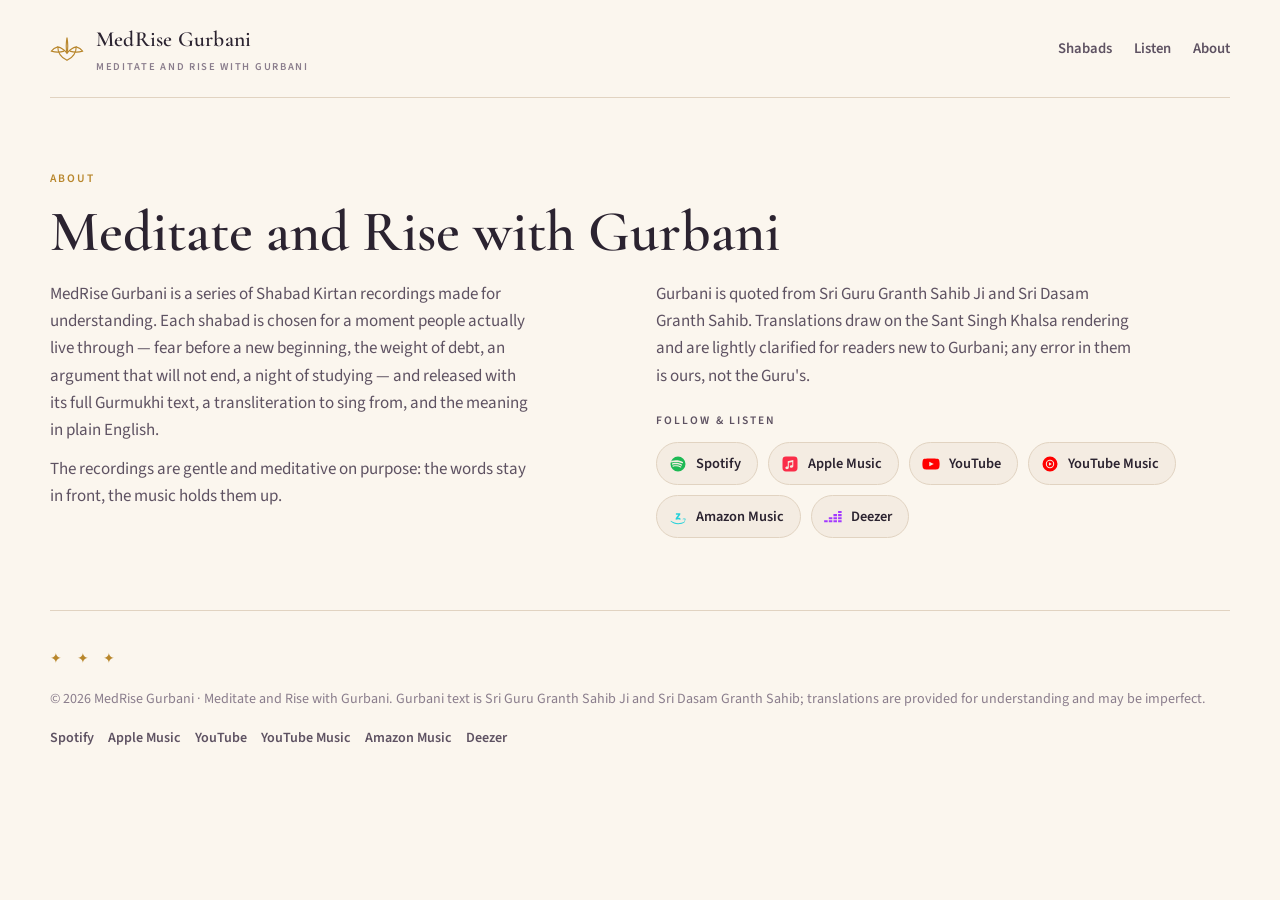
<file: medrise-gurbani/docs/about.html>
<!DOCTYPE html>
<html lang="en" prefix="og: https://ogp.me/ns#">
<head>
<meta charset="utf-8">
<meta name="viewport" content="width=device-width,initial-scale=1">
<title>About MedRise Gurbani</title>
<meta name="description" content="MedRise Gurbani records Shabad Kirtan with Gurmukhi, transliteration and English meaning — Gurbani for understanding.">

<link rel="canonical" href="https://viaaillc.github.io/medrise-gurbani/about.html">
<meta name="robots" content="index,follow,max-image-preview:large">
<meta name="theme-color" content="#FBF6EE" media="(prefers-color-scheme: light)">
<meta name="theme-color" content="#1B1620" media="(prefers-color-scheme: dark)">
<meta property="og:site_name" content="MedRise Gurbani">
<meta property="og:type" content="website">
<meta property="og:title" content="About MedRise Gurbani">
<meta property="og:description" content="MedRise Gurbani records Shabad Kirtan with Gurmukhi, transliteration and English meaning — Gurbani for understanding.">
<meta property="og:url" content="https://viaaillc.github.io/medrise-gurbani/about.html">
<meta property="og:image" content="https://viaaillc.github.io/medrise-gurbani/images/inhi-ki-kirpa-1200.jpg">
<meta property="og:image:width" content="1200"><meta property="og:image:height" content="1200">
<meta property="og:locale" content="en_US"><meta property="og:locale:alternate" content="pa_IN">
<meta name="twitter:card" content="summary_large_image">
<meta name="twitter:title" content="About MedRise Gurbani">
<meta name="twitter:description" content="MedRise Gurbani records Shabad Kirtan with Gurmukhi, transliteration and English meaning — Gurbani for understanding.">
<meta name="twitter:image" content="https://viaaillc.github.io/medrise-gurbani/images/inhi-ki-kirpa-1200.jpg">
<link rel="icon" href="favicon.svg" type="image/svg+xml">
<link rel="preconnect" href="https://fonts.googleapis.com"><link rel="preconnect" href="https://fonts.gstatic.com" crossorigin>
<link rel="stylesheet" href="https://fonts.googleapis.com/css2?family=Cormorant+Garamond:ital,wght@0,500;0,600;1,500&family=Noto+Serif+Gurmukhi:wght@400;500;600&family=Noto+Serif+Devanagari:wght@400;500&family=Source+Sans+3:wght@400;600;700&display=swap">
<link rel="stylesheet" href="style.css">
<link rel="sitemap" type="application/xml" href="sitemap.xml">

<script type="application/ld+json">{"@context": "https://schema.org", "@graph": [{"@type": "MusicGroup", "@id": "https://viaaillc.github.io/medrise-gurbani/#artist", "name": "MedRise Gurbani", "url": "https://viaaillc.github.io/medrise-gurbani/", "genre": ["Shabad Kirtan", "Gurbani", "Devotional"], "alternateName": ["MedRise Gurbani", "Medrise Gurbani", "Med Rise Gurbani", "MedRise Gurbani kirtan"], "sameAs": ["https://open.spotify.com/artist/0J71hMTTyoPkpzUqB35CkF", "https://music.apple.com/us/artist/medrise-gurbani/6806813151", "https://www.youtube.com/@MedRiseGurbani", "https://music.youtube.com/channel/UCozEBqE-82khwLAmz_8TvYg", "https://music.amazon.com/artists/B0HH85J38T/medrise-gurbani", "https://www.deezer.com/us/artist/413317021"], "description": "MedRise Gurbani releases Shabad Kirtan with Gurmukhi, transliteration and English translation — a prayer for every moment: protection, debt relief, peace, study and success. Listen on Spotify, Apple Music, YouTube, Amazon Music and more.", "logo": "https://viaaillc.github.io/medrise-gurbani/favicon.svg", "image": "https://viaaillc.github.io/medrise-gurbani/images/inhi-ki-kirpa-1200.jpg"}, {"@type": "AboutPage", "url": "https://viaaillc.github.io/medrise-gurbani/about.html", "name": "About MedRise Gurbani", "about": {"@id": "https://viaaillc.github.io/medrise-gurbani/#artist"}}]}</script>
</head>
<body>
<div class="wrap">
<header class="top">
  <a class="brand" href="./" aria-label="MedRise Gurbani home"><svg viewBox="0 0 48 48" fill="none" stroke="currentColor" stroke-width="1.6" aria-hidden="true"><path d="M24 40c-8-4-13-11-13-19 5 1 9 4 13 9 4-5 8-8 13-9 0 8-5 15-13 19z"/><path d="M24 30c-2-8-1-16 0-22 1 6 2 14 0 22z"/><path d="M11 21c-4 1-7 3-9 6 6 2 12 2 18 0M37 21c4 1 7 3 9 6-6 2-12 2-18 0"/></svg><span><b>MedRise Gurbani</b><small>Meditate and Rise with Gurbani</small></span></a>
  <nav class="main" aria-label="Main"><a href="./#shabads">Shabads</a><a href="./#listen">Listen</a><a href="about.html">About</a></nav>
</header>

<section class="section" style="border:0">
  <div class="eyebrow">About</div>
  <h1 style="margin:12px 0 18px">Meditate and Rise with Gurbani</h1>
  <div class="info" style="border:0;padding-block:0">
    <div><p>MedRise Gurbani is a series of Shabad Kirtan recordings made for understanding. Each shabad is chosen for a moment people actually live through — fear before a new beginning, the weight of debt, an argument that will not end, a night of studying — and released with its full Gurmukhi text, a transliteration to sing from, and the meaning in plain English.</p>
    <p>The recordings are gentle and meditative on purpose: the words stay in front, the music holds them up.</p></div>
    <div><p>Gurbani is quoted from Sri Guru Granth Sahib Ji and Sri Dasam Granth Sahib. Translations draw on the Sant Singh Khalsa rendering and are lightly clarified for readers new to Gurbani; any error in them is ours, not the Guru's.</p>
    <p class="eyebrow" style="margin-top:22px">Follow &amp; listen</p><div class="stores"><a class="store" href="https://open.spotify.com/artist/0J71hMTTyoPkpzUqB35CkF" target="_blank" rel="noopener" style="--brand:#1DB954"><svg viewBox="0 0 24 24" aria-hidden="true"><path d="M12 2a10 10 0 1 0 0 20 10 10 0 0 0 0-20zm4.3 14.4a.7.7 0 0 1-1 .2c-2.6-1.6-5.9-2-9.8-1.1a.7.7 0 0 1-.3-1.4c4.3-1 8-.5 10.9 1.3.3.2.4.7.2 1zm1.1-2.6a.9.9 0 0 1-1.2.3c-3-1.8-7.5-2.4-11-1.3a.9.9 0 1 1-.5-1.7c4-1.2 9-.6 12.4 1.5.4.3.6.8.3 1.2zm.1-2.7c-3.6-2.1-9.5-2.3-12.9-1.3a1.1 1.1 0 1 1-.6-2c3.9-1.2 10.4-1 14.5 1.5a1.1 1.1 0 0 1-1 1.8z"/></svg><span>Spotify</span></a><a class="store" href="https://music.apple.com/us/artist/medrise-gurbani/6806813151" target="_blank" rel="noopener" style="--brand:#FA2D48"><svg viewBox="0 0 24 24" aria-hidden="true"><path d="M17.4 2H6.6A4.6 4.6 0 0 0 2 6.6v10.8A4.6 4.6 0 0 0 6.6 22h10.8a4.6 4.6 0 0 0 4.6-4.6V6.6A4.6 4.6 0 0 0 17.4 2zm-1 4.6v8.2c0 1.4-1.1 2.3-2.4 2.3s-2.2-.8-2.2-1.8.9-1.8 2.2-1.8c.4 0 .8.1 1 .2V9.2l-4.6 1v6.4c0 1.4-1.1 2.3-2.4 2.3S5.8 18 5.8 17s.9-1.8 2.2-1.8c.4 0 .8.1 1 .2V8.2l7.4-1.6z"/></svg><span>Apple Music</span></a><a class="store" href="https://www.youtube.com/@MedRiseGurbani" target="_blank" rel="noopener" style="--brand:#FF0000"><svg viewBox="0 0 24 24" aria-hidden="true"><path d="M23 7.2a3 3 0 0 0-2.1-2.1C19 4.6 12 4.6 12 4.6s-7 0-8.9.5A3 3 0 0 0 1 7.2 31 31 0 0 0 .5 12 31 31 0 0 0 1 16.8a3 3 0 0 0 2.1 2.1c1.9.5 8.9.5 8.9.5s7 0 8.9-.5a3 3 0 0 0 2.1-2.1A31 31 0 0 0 23.5 12 31 31 0 0 0 23 7.2zM9.7 15.1V8.9l6 3.1-6 3.1z"/></svg><span>YouTube</span></a><a class="store" href="https://music.youtube.com/channel/UCozEBqE-82khwLAmz_8TvYg" target="_blank" rel="noopener" style="--brand:#FF0000"><svg viewBox="0 0 24 24" aria-hidden="true"><path d="M12 2a10 10 0 1 0 0 20 10 10 0 0 0 0-20zm0 15.6a5.6 5.6 0 1 1 0-11.2 5.6 5.6 0 0 1 0 11.2zm0-9.8a4.2 4.2 0 1 0 0 8.4 4.2 4.2 0 0 0 0-8.4zm-1.4 6.4V9.8l3.8 2.2-3.8 2.2z"/></svg><span>YouTube Music</span></a><a class="store" href="https://music.amazon.com/artists/B0HH85J38T/medrise-gurbani" target="_blank" rel="noopener" style="--brand:#25D1DA"><svg viewBox="0 0 24 24" aria-hidden="true"><path d="M2.6 16.9c3 2.2 6.3 3.3 9.7 3.3 2.9 0 6-.7 8.5-2.1.4-.2.7.2.4.5-2.3 2-5.8 3-9 3-3.9 0-7.5-1.4-10.1-3.9-.3-.3 0-.6.5-.8zm18.4-1.7c-.3-.4-2-.2-2.8-.1-.2 0-.3-.2-.1-.3 1.4-1 3.6-.7 3.9-.4.3.3-.1 2.6-1.3 3.7-.2.2-.4.1-.3-.1.3-.7.9-2.3.6-2.8zM9.2 8.5V7.4c0-.2.1-.3.3-.3h5.3c.2 0 .3.1.3.3v1c0 .2-.1.4-.4.8l-2.7 3.9c1-.1 2.1.1 3 .6.2.1.3.3.3.5v1.2c0 .2-.2.4-.4.3a6 6 0 0 0-5.6 0c-.2.1-.4-.1-.4-.3v-1.1c0-.2 0-.6.2-.9l3.2-4.5H9.5c-.2 0-.3-.1-.3-.4z"/></svg><span>Amazon Music</span></a><a class="store" href="https://www.deezer.com/us/artist/413317021" target="_blank" rel="noopener" style="--brand:#A238FF"><svg viewBox="0 0 24 24" aria-hidden="true"><path d="M18.8 4h4.7v2.8h-4.7zM18.8 8.1h4.7v2.8h-4.7zM18.8 12.2h4.7V15h-4.7zM18.8 16.3h4.7v2.8h-4.7zM12.6 12.2h4.7V15h-4.7zM12.6 16.3h4.7v2.8h-4.7zM6.4 12.2h4.7V15H6.4zM6.4 16.3h4.7v2.8H6.4zM.2 16.3h4.7v2.8H.2zM12.6 8.1h4.7v2.8h-4.7z"/></svg><span>Deezer</span></a></div></div>
  </div>
</section>
<footer>
  <div class="ornament" aria-hidden="true">✦ ✦ ✦</div>
  <div class="row">
    <div>© 2026 MedRise Gurbani · Meditate and Rise with Gurbani. Gurbani text is Sri Guru Granth Sahib Ji and Sri Dasam Granth Sahib; translations are provided for understanding and may be imperfect.</div>
    <div class="links"><a href="https://open.spotify.com/artist/0J71hMTTyoPkpzUqB35CkF" target="_blank" rel="noopener">Spotify</a><a href="https://music.apple.com/us/artist/medrise-gurbani/6806813151" target="_blank" rel="noopener">Apple Music</a><a href="https://www.youtube.com/@MedRiseGurbani" target="_blank" rel="noopener">YouTube</a><a href="https://music.youtube.com/channel/UCozEBqE-82khwLAmz_8TvYg" target="_blank" rel="noopener">YouTube Music</a><a href="https://music.amazon.com/artists/B0HH85J38T/medrise-gurbani" target="_blank" rel="noopener">Amazon Music</a><a href="https://www.deezer.com/us/artist/413317021" target="_blank" rel="noopener">Deezer</a></div>
  </div>
</footer>
</div>
</body>
</html>
</file>
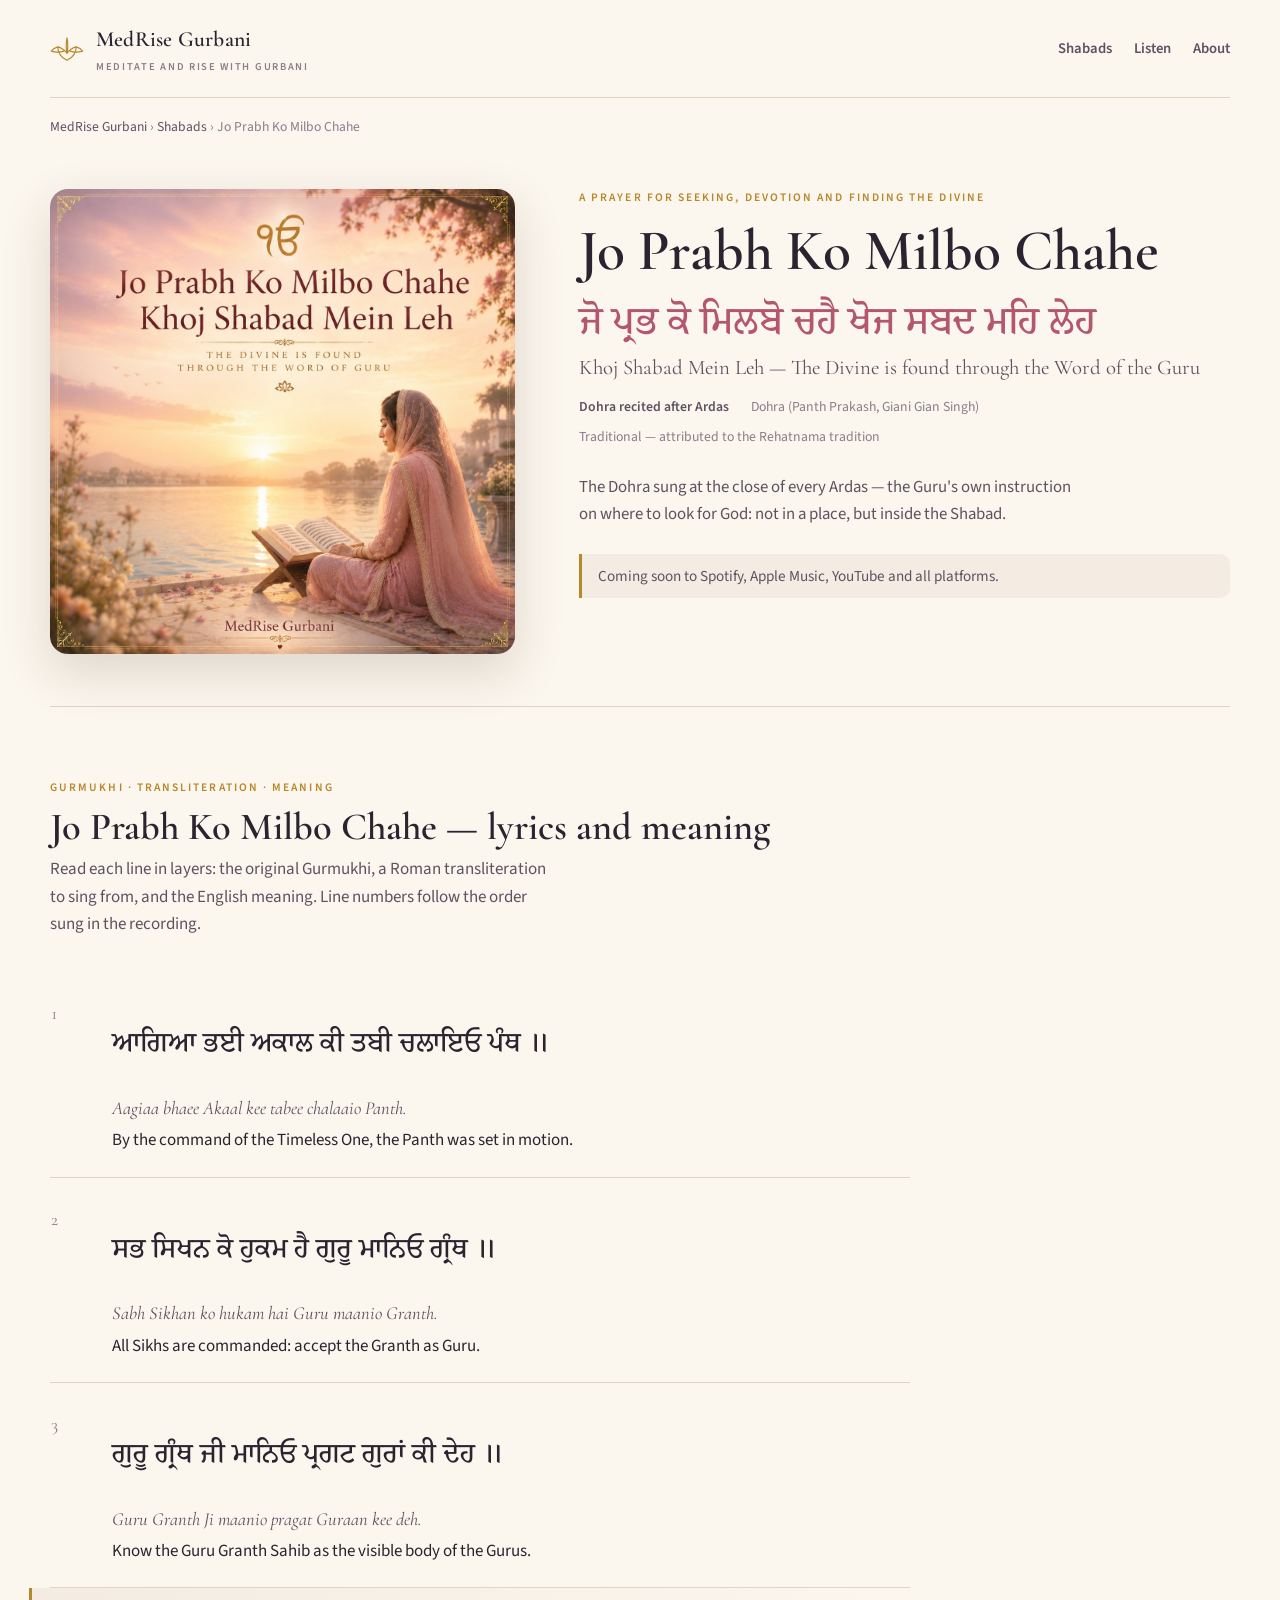
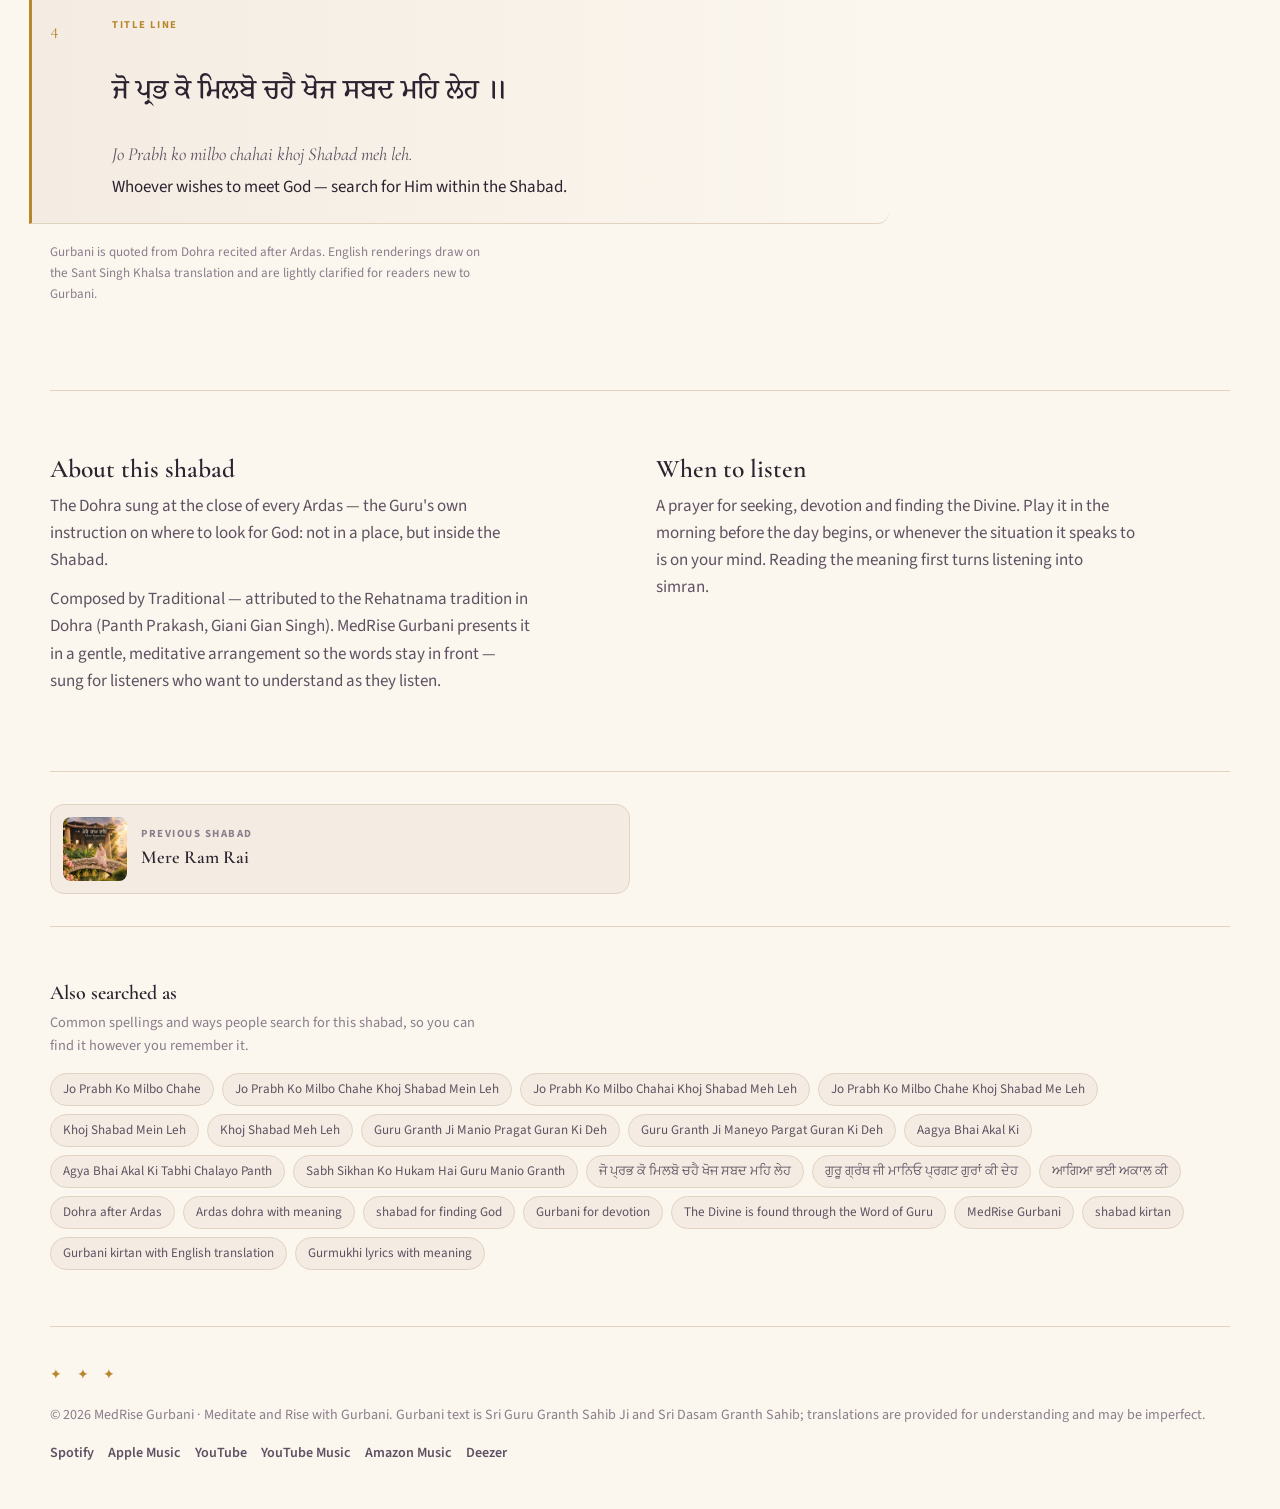
<file: medrise-gurbani/docs/jo-prabh-ko-milbo-chahe-khoj-shabad-mein-leh.html>
<!DOCTYPE html>
<html lang="en" prefix="og: https://ogp.me/ns#">
<head>
<meta charset="utf-8">
<meta name="viewport" content="width=device-width,initial-scale=1">
<title>Jo Prabh Ko Milbo Chahe — Gurmukhi, Transliteration &amp; Meaning | MedRise Gurbani</title>
<meta name="description" content="Jo Prabh Ko Milbo Chahe (ਜੋ ਪ੍ਰਭ ਕੋ ਮਿਲਬੋ ਚਹੈ ਖੋਜ ਸਬਦ ਮਹਿ ਲੇਹ) by MedRise Gurbani — a prayer for seeking, devotion and finding the divine. Full lyrics in Gurmukhi and Roman transliteration with English meaning, from Dohra recited after Ardas. Listen on YouTube.">
<meta name="keywords" content="Jo Prabh Ko Milbo Chahe, Jo Prabh Ko Milbo Chahe Khoj Shabad Mein Leh, Jo Prabh Ko Milbo Chahai Khoj Shabad Meh Leh, Jo Prabh Ko Milbo Chahe Khoj Shabad Me Leh, Khoj Shabad Mein Leh, Khoj Shabad Meh Leh, Guru Granth Ji Manio Pragat Guran Ki Deh, Guru Granth Ji Maneyo Pargat Guran Ki Deh, Aagya Bhai Akal Ki, Agya Bhai Akal Ki Tabhi Chalayo Panth, Sabh Sikhan Ko Hukam Hai Guru Manio Granth, ਜੋ ਪ੍ਰਭ ਕੋ ਮਿਲਬੋ ਚਹੈ ਖੋਜ ਸਬਦ ਮਹਿ ਲੇਹ, ਗੁਰੂ ਗ੍ਰੰਥ ਜੀ ਮਾਨਿਓ ਪ੍ਰਗਟ ਗੁਰਾਂ ਕੀ ਦੇਹ, ਆਗਿਆ ਭਈ ਅਕਾਲ ਕੀ, Dohra after Ardas, Ardas dohra with meaning, shabad for finding God, Gurbani for devotion, The Divine is found through the Word of Guru, MedRise Gurbani, shabad kirtan, Gurbani kirtan with English translation, Gurmukhi lyrics with meaning">
<link rel="canonical" href="https://viaaillc.github.io/medrise-gurbani/jo-prabh-ko-milbo-chahe-khoj-shabad-mein-leh.html">
<meta name="robots" content="index,follow,max-image-preview:large">
<meta name="theme-color" content="#FBF6EE" media="(prefers-color-scheme: light)">
<meta name="theme-color" content="#1B1620" media="(prefers-color-scheme: dark)">
<meta property="og:site_name" content="MedRise Gurbani">
<meta property="og:type" content="music.song">
<meta property="og:title" content="Jo Prabh Ko Milbo Chahe — Gurmukhi, Transliteration &amp; Meaning | MedRise Gurbani">
<meta property="og:description" content="Jo Prabh Ko Milbo Chahe (ਜੋ ਪ੍ਰਭ ਕੋ ਮਿਲਬੋ ਚਹੈ ਖੋਜ ਸਬਦ ਮਹਿ ਲੇਹ) by MedRise Gurbani — a prayer for seeking, devotion and finding the divine. Full lyrics in Gurmukhi and Roman transliteration with English meaning, from Dohra recited after Ardas. Listen on YouTube.">
<meta property="og:url" content="https://viaaillc.github.io/medrise-gurbani/jo-prabh-ko-milbo-chahe-khoj-shabad-mein-leh.html">
<meta property="og:image" content="https://viaaillc.github.io/medrise-gurbani/images/jo-prabh-ko-milbo-chahe-1200.jpg">
<meta property="og:image:width" content="1200"><meta property="og:image:height" content="1200">
<meta property="og:locale" content="en_US"><meta property="og:locale:alternate" content="pa_IN">
<meta name="twitter:card" content="summary_large_image">
<meta name="twitter:title" content="Jo Prabh Ko Milbo Chahe — Gurmukhi, Transliteration &amp; Meaning | MedRise Gurbani">
<meta name="twitter:description" content="Jo Prabh Ko Milbo Chahe (ਜੋ ਪ੍ਰਭ ਕੋ ਮਿਲਬੋ ਚਹੈ ਖੋਜ ਸਬਦ ਮਹਿ ਲੇਹ) by MedRise Gurbani — a prayer for seeking, devotion and finding the divine. Full lyrics in Gurmukhi and Roman transliteration with English meaning, from Dohra recited after Ardas. Listen on YouTube.">
<meta name="twitter:image" content="https://viaaillc.github.io/medrise-gurbani/images/jo-prabh-ko-milbo-chahe-1200.jpg">
<link rel="icon" href="favicon.svg" type="image/svg+xml">
<link rel="preconnect" href="https://fonts.googleapis.com"><link rel="preconnect" href="https://fonts.gstatic.com" crossorigin>
<link rel="stylesheet" href="https://fonts.googleapis.com/css2?family=Cormorant+Garamond:ital,wght@0,500;0,600;1,500&family=Noto+Serif+Gurmukhi:wght@400;500;600&family=Noto+Serif+Devanagari:wght@400;500&family=Source+Sans+3:wght@400;600;700&display=swap">
<link rel="stylesheet" href="style.css">
<link rel="sitemap" type="application/xml" href="sitemap.xml">

<script type="application/ld+json">{"@context": "https://schema.org", "@graph": [{"@type": "MusicRecording", "@id": "https://viaaillc.github.io/medrise-gurbani/jo-prabh-ko-milbo-chahe-khoj-shabad-mein-leh.html#recording", "name": "Jo Prabh Ko Milbo Chahe", "alternateName": ["ਜੋ ਪ੍ਰਭ ਕੋ ਮਿਲਬੋ ਚਹੈ ਖੋਜ ਸਬਦ ਮਹਿ ਲੇਹ", "Khoj Shabad Mein Leh — The Divine is found through the Word of the Guru", "Jo Prabh Ko Milbo Chahe", "Jo Prabh Ko Milbo Chahe Khoj Shabad Mein Leh", "Jo Prabh Ko Milbo Chahai Khoj Shabad Meh Leh", "Jo Prabh Ko Milbo Chahe Khoj Shabad Me Leh", "Khoj Shabad Mein Leh", "Khoj Shabad Meh Leh"], "byArtist": {"@id": "https://viaaillc.github.io/medrise-gurbani/#artist"}, "inLanguage": "pa", "genre": "Shabad Kirtan", "image": "https://viaaillc.github.io/medrise-gurbani/images/jo-prabh-ko-milbo-chahe-1200.jpg", "url": "https://viaaillc.github.io/medrise-gurbani/jo-prabh-ko-milbo-chahe-khoj-shabad-mein-leh.html", "sameAs": [], "recordingOf": {"@type": "MusicComposition", "name": "Jo Prabh Ko Milbo Chahe", "lyricist": {"@type": "Person", "name": "Traditional — attributed to the Rehatnama tradition"}, "inLanguage": "pa", "lyrics": {"@type": "CreativeWork", "text": "ਆਗਿਆ ਭਈ ਅਕਾਲ ਕੀ ਤਬੀ ਚਲਾਇਓ ਪੰਥ ॥\nਸਭ ਸਿਖਨ ਕੋ ਹੁਕਮ ਹੈ ਗੁਰੂ ਮਾਨਿਓ ਗ੍ਰੰਥ ॥\nਗੁਰੂ ਗ੍ਰੰਥ ਜੀ ਮਾਨਿਓ ਪ੍ਰਗਟ ਗੁਰਾਂ ਕੀ ਦੇਹ ॥\nਜੋ ਪ੍ਰਭ ਕੋ ਮਿਲਬੋ ਚਹੈ ਖੋਜ ਸਬਦ ਮਹਿ ਲੇਹ ॥"}}}, {"@type": "MusicGroup", "@id": "https://viaaillc.github.io/medrise-gurbani/#artist", "name": "MedRise Gurbani", "url": "https://viaaillc.github.io/medrise-gurbani/", "genre": ["Shabad Kirtan", "Gurbani", "Devotional"], "alternateName": ["MedRise Gurbani", "Medrise Gurbani", "Med Rise Gurbani", "MedRise Gurbani kirtan"], "sameAs": ["https://open.spotify.com/artist/0J71hMTTyoPkpzUqB35CkF", "https://music.apple.com/us/artist/medrise-gurbani/6806813151", "https://www.youtube.com/@MedRiseGurbani", "https://music.youtube.com/channel/UCozEBqE-82khwLAmz_8TvYg", "https://music.amazon.com/artists/B0HH85J38T/medrise-gurbani", "https://www.deezer.com/us/artist/413317021"], "description": "MedRise Gurbani releases Shabad Kirtan with Gurmukhi, transliteration and English translation — a prayer for every moment: protection, debt relief, peace, study and success. Listen on Spotify, Apple Music, YouTube, Amazon Music and more.", "logo": "https://viaaillc.github.io/medrise-gurbani/favicon.svg", "image": "https://viaaillc.github.io/medrise-gurbani/images/inhi-ki-kirpa-1200.jpg"}, {"@type": "BreadcrumbList", "itemListElement": [{"@type": "ListItem", "position": 1, "name": "MedRise Gurbani", "item": "https://viaaillc.github.io/medrise-gurbani/"}, {"@type": "ListItem", "position": 2, "name": "Shabads", "item": "https://viaaillc.github.io/medrise-gurbani/#shabads"}, {"@type": "ListItem", "position": 3, "name": "Jo Prabh Ko Milbo Chahe", "item": "https://viaaillc.github.io/medrise-gurbani/jo-prabh-ko-milbo-chahe-khoj-shabad-mein-leh.html"}]}]}</script>
</head>
<body>
<div class="wrap">
<header class="top">
  <a class="brand" href="./" aria-label="MedRise Gurbani home"><svg viewBox="0 0 48 48" fill="none" stroke="currentColor" stroke-width="1.6" aria-hidden="true"><path d="M24 40c-8-4-13-11-13-19 5 1 9 4 13 9 4-5 8-8 13-9 0 8-5 15-13 19z"/><path d="M24 30c-2-8-1-16 0-22 1 6 2 14 0 22z"/><path d="M11 21c-4 1-7 3-9 6 6 2 12 2 18 0M37 21c4 1 7 3 9 6-6 2-12 2-18 0"/></svg><span><b>MedRise Gurbani</b><small>Meditate and Rise with Gurbani</small></span></a>
  <nav class="main" aria-label="Main"><a href="./#shabads">Shabads</a><a href="./#listen">Listen</a><a href="about.html">About</a></nav>
</header>

<nav class="crumbs" aria-label="Breadcrumb"><a href="./">MedRise Gurbani</a> › <a href="./#shabads">Shabads</a> › Jo Prabh Ko Milbo Chahe</nav>
<section class="shabad-top">
  <div><div class="art"><img src="images/jo-prabh-ko-milbo-chahe-1200.jpg" alt="Jo Prabh Ko Milbo Chahe — MedRise Gurbani cover art" width="1200" height="1200" fetchpriority="high"></div></div>
  <div class="title-block">
    <div class="eyebrow">A prayer for seeking, devotion and finding the Divine</div>
    <h1 style="margin-top:12px">Jo Prabh Ko Milbo Chahe</h1>
    <div class="gk-title gurmukhi" lang="pa">ਜੋ ਪ੍ਰਭ ਕੋ ਮਿਲਬੋ ਚਹੈ ਖੋਜ ਸਬਦ ਮਹਿ ਲੇਹ</div>
    <p class="sub">Khoj Shabad Mein Leh — The Divine is found through the Word of the Guru</p>
    <ul class="source"><li><b>Dohra recited after Ardas</b></li><li>Dohra (Panth Prakash, Giani Gian Singh)</li><li>Traditional — attributed to the Rehatnama tradition</li></ul>
    <p class="intent">The Dohra sung at the close of every Ardas — the Guru&#x27;s own instruction on where to look for God: not in a place, but inside the Shabad.</p>
    <p class="notice">Coming soon to Spotify, Apple Music, YouTube and all platforms.</p>
  </div>
</section>

<section class="verses" id="lyrics">
  <div class="eyebrow">Gurmukhi · Transliteration · Meaning</div>
  <h2 style="margin-top:10px">Jo Prabh Ko Milbo Chahe — lyrics and meaning</h2>
  <p class="lead">Read each line in layers: the original Gurmukhi, a Roman transliteration to sing from, and the English meaning. Line numbers follow the order sung in the recording.</p>
  <article class="verse" id="line-1">
  <div class="n">1</div>
  <div><p class="g" lang="pa">ਆਗਿਆ ਭਈ ਅਕਾਲ ਕੀ ਤਬੀ ਚਲਾਇਓ ਪੰਥ ॥</p><p class="t" lang="pa-Latn">Aagiaa bhaee Akaal kee tabee chalaaio Panth.</p><p class="e">By the command of the Timeless One, the Panth was set in motion.</p></div>
</article><article class="verse" id="line-2">
  <div class="n">2</div>
  <div><p class="g" lang="pa">ਸਭ ਸਿਖਨ ਕੋ ਹੁਕਮ ਹੈ ਗੁਰੂ ਮਾਨਿਓ ਗ੍ਰੰਥ ॥</p><p class="t" lang="pa-Latn">Sabh Sikhan ko hukam hai Guru maanio Granth.</p><p class="e">All Sikhs are commanded: accept the Granth as Guru.</p></div>
</article><article class="verse" id="line-3">
  <div class="n">3</div>
  <div><p class="g" lang="pa">ਗੁਰੂ ਗ੍ਰੰਥ ਜੀ ਮਾਨਿਓ ਪ੍ਰਗਟ ਗੁਰਾਂ ਕੀ ਦੇਹ ॥</p><p class="t" lang="pa-Latn">Guru Granth Ji maanio pragat Guraan kee deh.</p><p class="e">Know the Guru Granth Sahib as the visible body of the Gurus.</p></div>
</article><article class="verse key" id="line-4">
  <div class="n">4</div>
  <div><span class="tag">Title line</span><p class="g" lang="pa">ਜੋ ਪ੍ਰਭ ਕੋ ਮਿਲਬੋ ਚਹੈ ਖੋਜ ਸਬਦ ਮਹਿ ਲੇਹ ॥</p><p class="t" lang="pa-Latn">Jo Prabh ko milbo chahai khoj Shabad meh leh.</p><p class="e">Whoever wishes to meet God — search for Him within the Shabad.</p></div>
</article>
  <p class="legend">Gurbani is quoted from Dohra recited after Ardas. English renderings draw on the Sant Singh Khalsa translation and are lightly clarified for readers new to Gurbani.</p>
</section>


<section class="info">
  <div><h2>About this shabad</h2><p>The Dohra sung at the close of every Ardas — the Guru&#x27;s own instruction on where to look for God: not in a place, but inside the Shabad.</p><p>Composed by Traditional — attributed to the Rehatnama tradition in Dohra (Panth Prakash, Giani Gian Singh). MedRise Gurbani presents it in a gentle, meditative arrangement so the words stay in front — sung for listeners who want to understand as they listen.</p></div>
  <div><h2>When to listen</h2><p>A prayer for seeking, devotion and finding the Divine. Play it in the morning before the day begins, or whenever the situation it speaks to is on your mind. Reading the meaning first turns listening into simran.</p></div>
</section>
<nav class="pn" aria-label="More shabads"><a class="prev" href="mere-ram-rai-tu-santa-ka-sant-tere.html"><img src="images/mere-ram-rai-600.jpg" alt="" width="64" height="64" loading="lazy"><span><small>Previous shabad</small><b>Mere Ram Rai</b></span></a><span></span></nav>
<section class="keywords" id="keywords">
  <h2>Also searched as</h2>
  <p>Common spellings and ways people search for this shabad, so you can find it however you remember it.</p>
  <ul class="chips"><li>Jo Prabh Ko Milbo Chahe</li><li>Jo Prabh Ko Milbo Chahe Khoj Shabad Mein Leh</li><li>Jo Prabh Ko Milbo Chahai Khoj Shabad Meh Leh</li><li>Jo Prabh Ko Milbo Chahe Khoj Shabad Me Leh</li><li>Khoj Shabad Mein Leh</li><li>Khoj Shabad Meh Leh</li><li>Guru Granth Ji Manio Pragat Guran Ki Deh</li><li>Guru Granth Ji Maneyo Pargat Guran Ki Deh</li><li>Aagya Bhai Akal Ki</li><li>Agya Bhai Akal Ki Tabhi Chalayo Panth</li><li>Sabh Sikhan Ko Hukam Hai Guru Manio Granth</li><li>ਜੋ ਪ੍ਰਭ ਕੋ ਮਿਲਬੋ ਚਹੈ ਖੋਜ ਸਬਦ ਮਹਿ ਲੇਹ</li><li>ਗੁਰੂ ਗ੍ਰੰਥ ਜੀ ਮਾਨਿਓ ਪ੍ਰਗਟ ਗੁਰਾਂ ਕੀ ਦੇਹ</li><li>ਆਗਿਆ ਭਈ ਅਕਾਲ ਕੀ</li><li>Dohra after Ardas</li><li>Ardas dohra with meaning</li><li>shabad for finding God</li><li>Gurbani for devotion</li><li>The Divine is found through the Word of Guru</li><li>MedRise Gurbani</li><li>shabad kirtan</li><li>Gurbani kirtan with English translation</li><li>Gurmukhi lyrics with meaning</li></ul>
</section>

<footer>
  <div class="ornament" aria-hidden="true">✦ ✦ ✦</div>
  <div class="row">
    <div>© 2026 MedRise Gurbani · Meditate and Rise with Gurbani. Gurbani text is Sri Guru Granth Sahib Ji and Sri Dasam Granth Sahib; translations are provided for understanding and may be imperfect.</div>
    <div class="links"><a href="https://open.spotify.com/artist/0J71hMTTyoPkpzUqB35CkF" target="_blank" rel="noopener">Spotify</a><a href="https://music.apple.com/us/artist/medrise-gurbani/6806813151" target="_blank" rel="noopener">Apple Music</a><a href="https://www.youtube.com/@MedRiseGurbani" target="_blank" rel="noopener">YouTube</a><a href="https://music.youtube.com/channel/UCozEBqE-82khwLAmz_8TvYg" target="_blank" rel="noopener">YouTube Music</a><a href="https://music.amazon.com/artists/B0HH85J38T/medrise-gurbani" target="_blank" rel="noopener">Amazon Music</a><a href="https://www.deezer.com/us/artist/413317021" target="_blank" rel="noopener">Deezer</a></div>
  </div>
</footer>
</div>
</body>
</html>
</file>
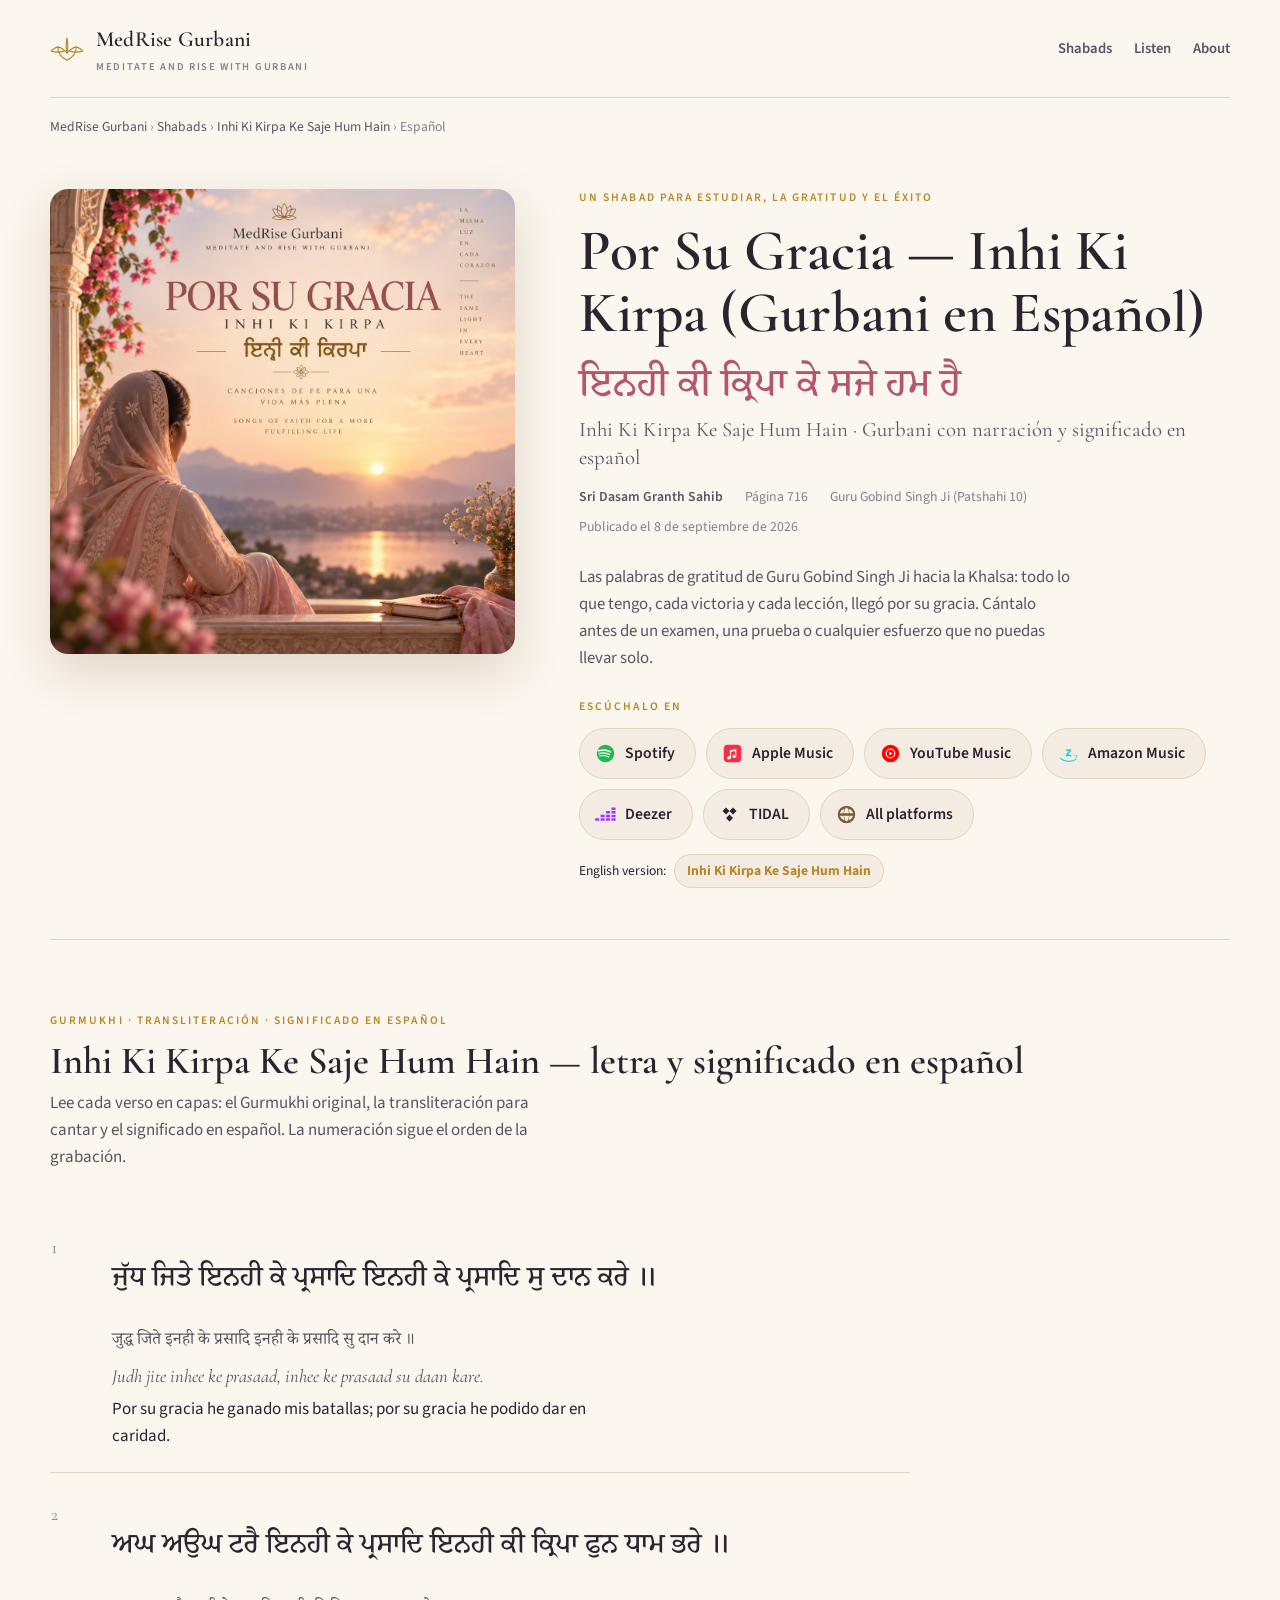
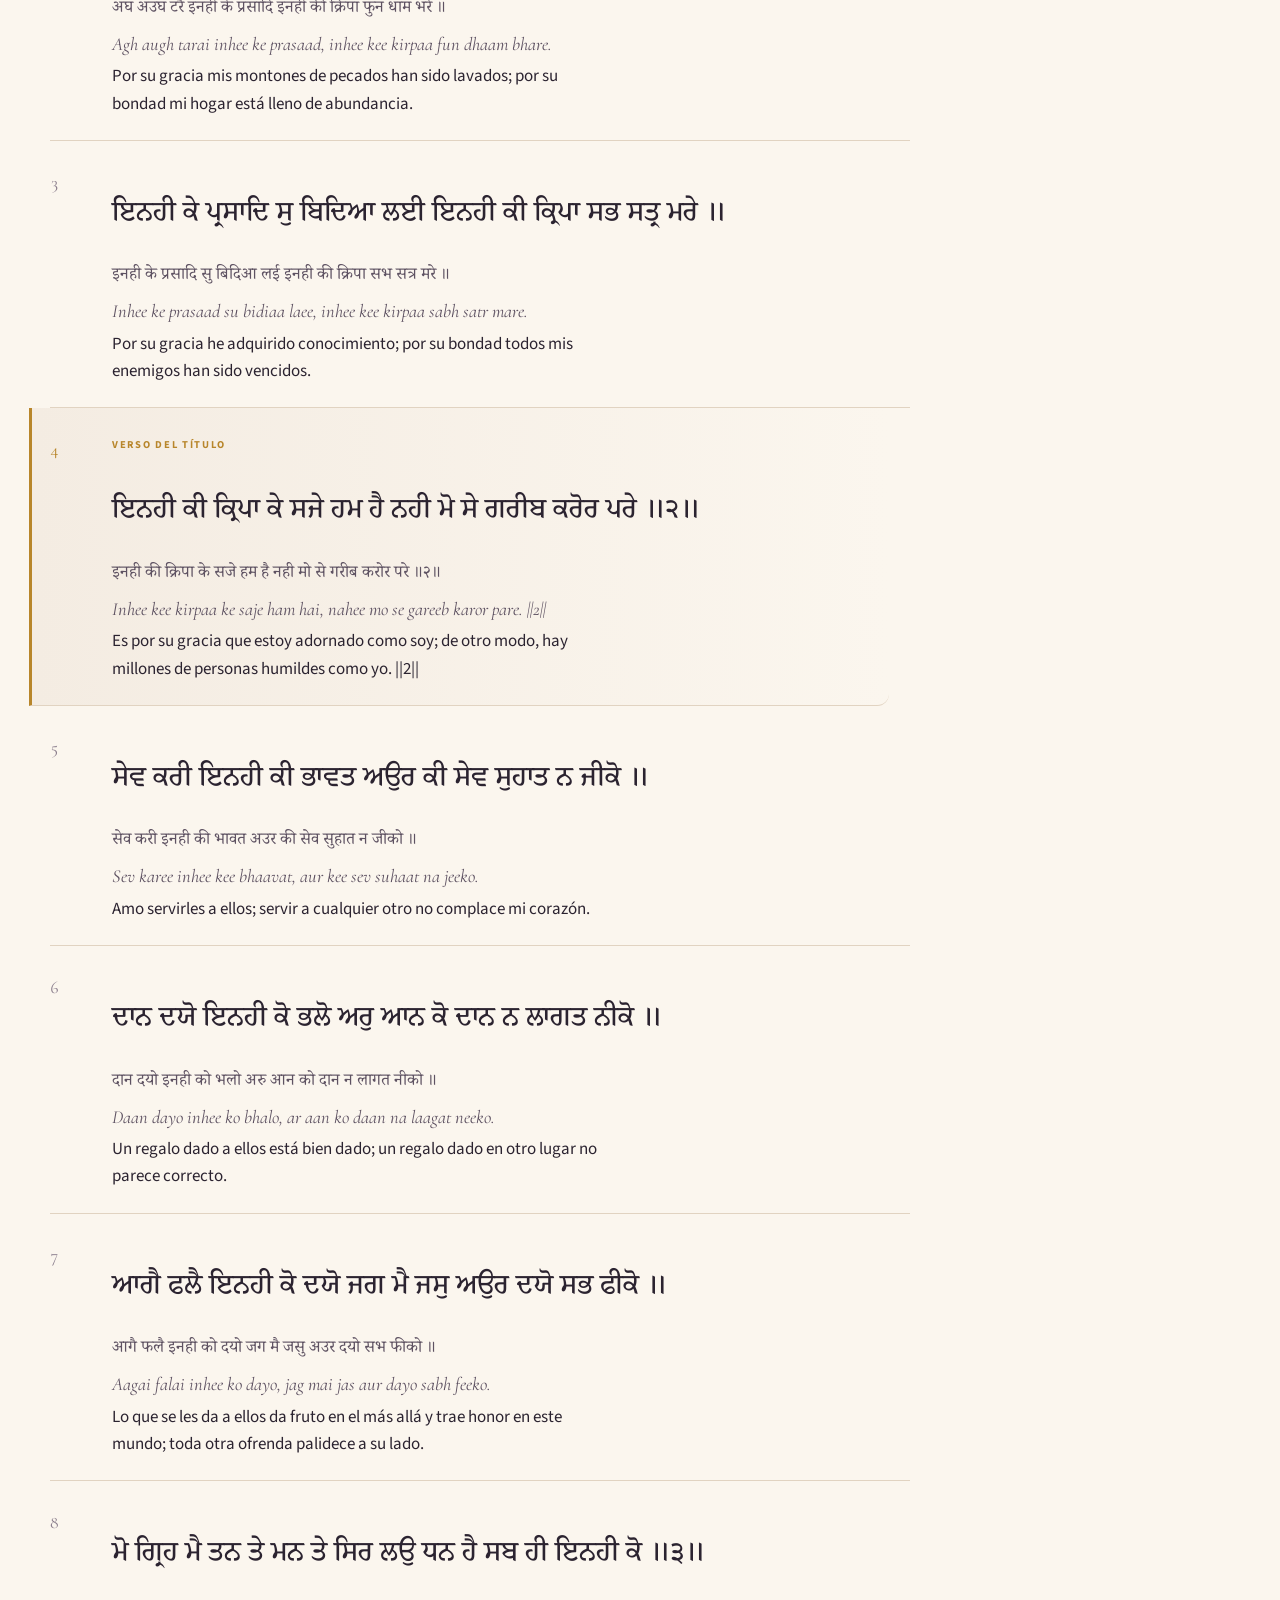
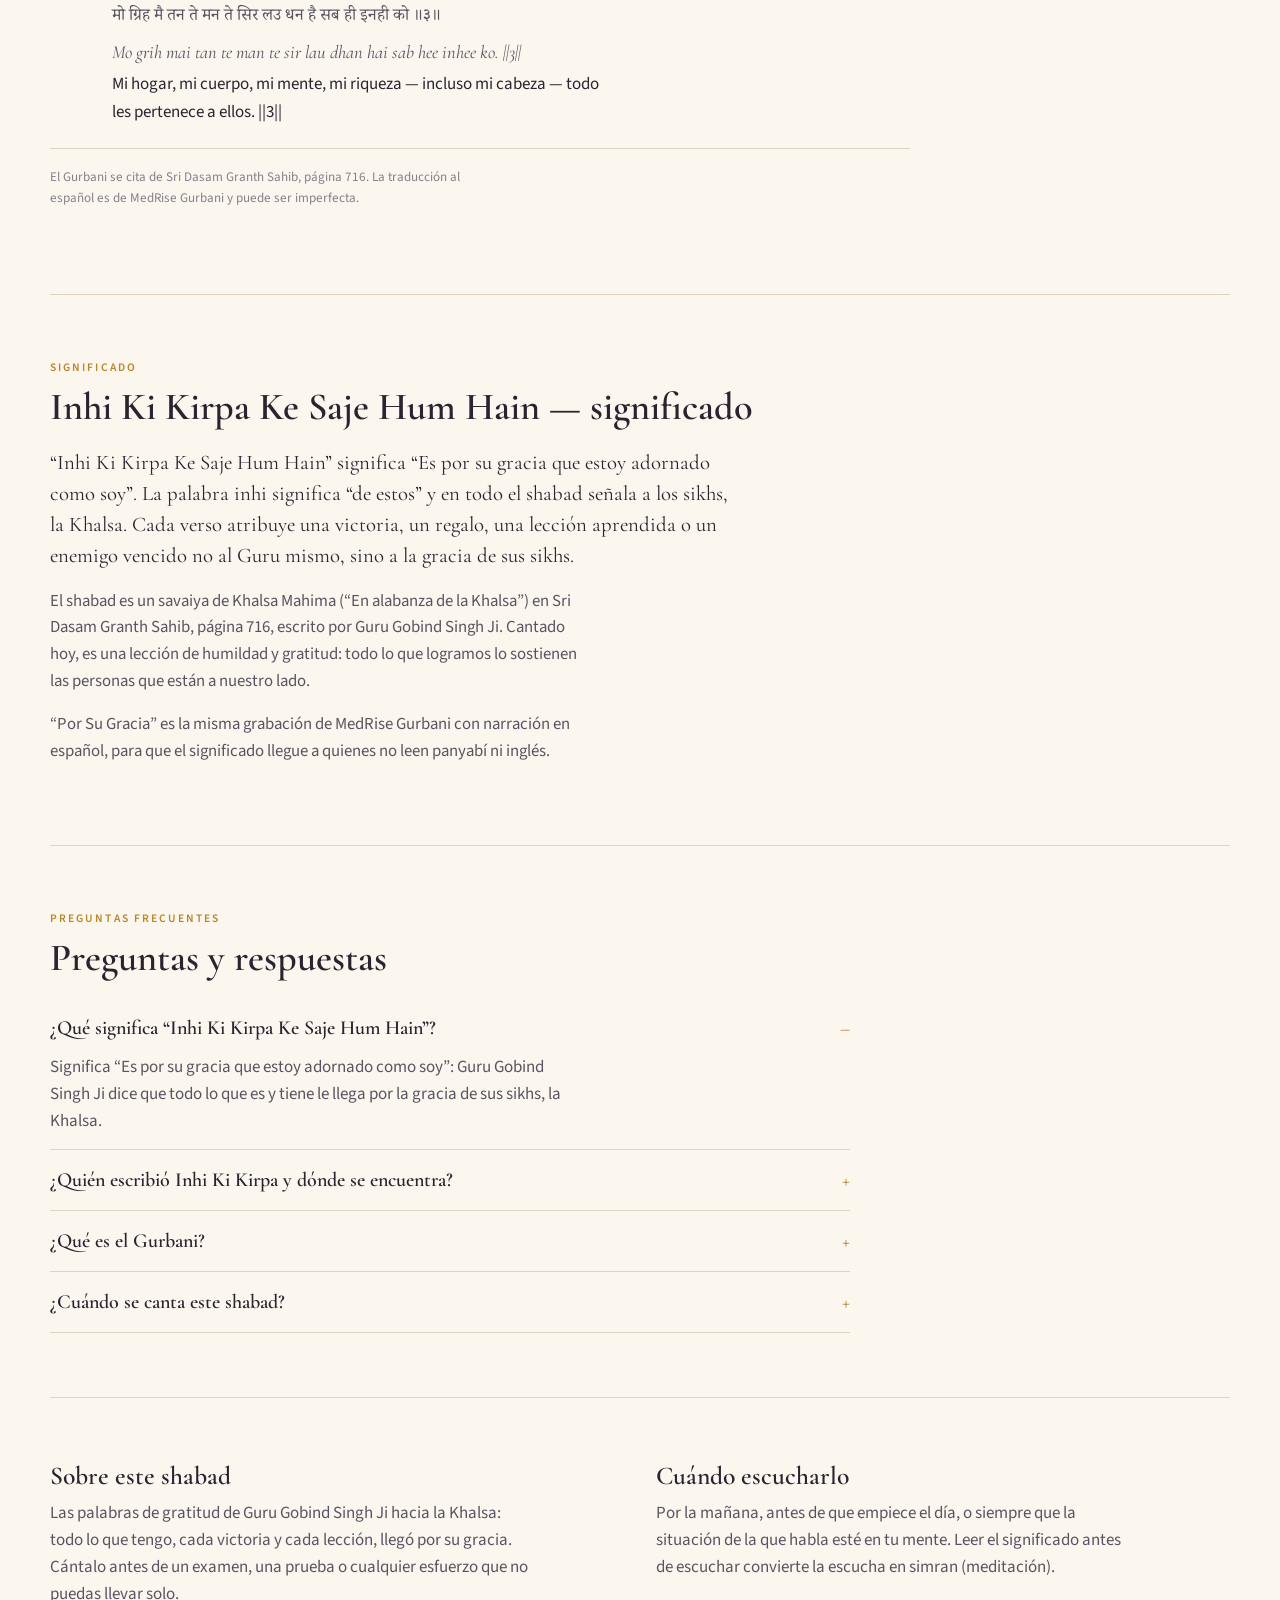
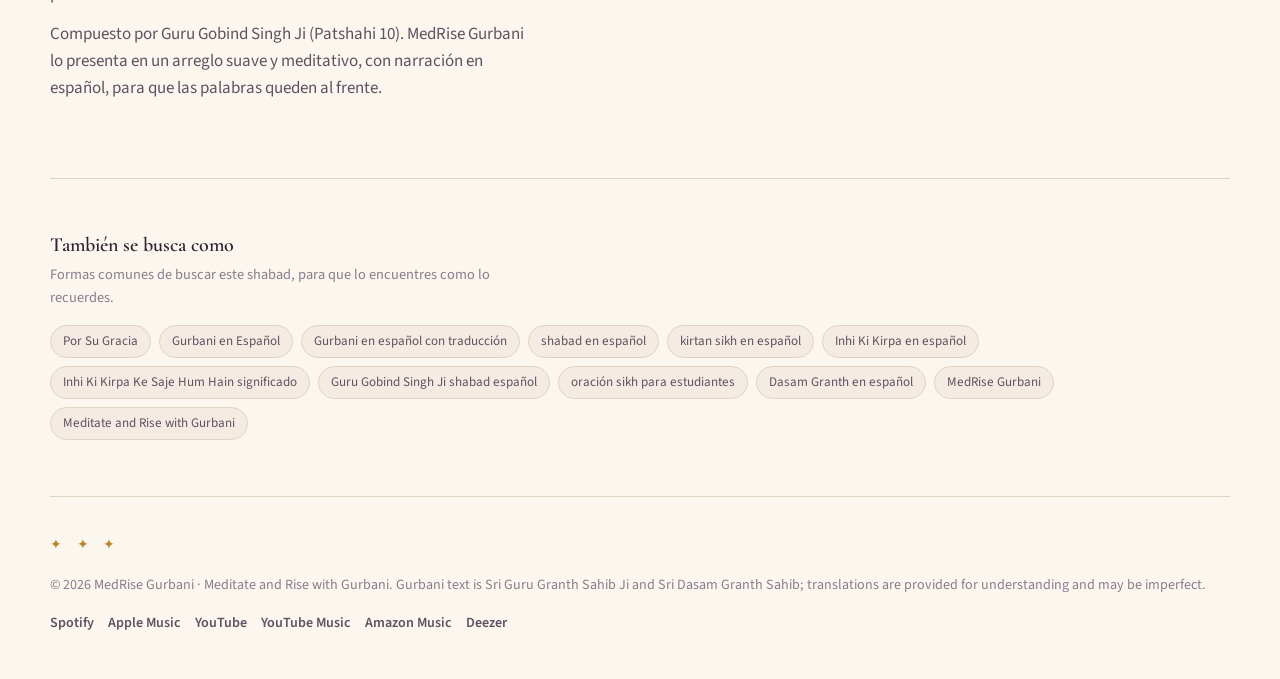
<file: medrise-gurbani/docs/por-su-gracia-inhi-ki-kirpa-gurbani-en-espanol.html>
<!DOCTYPE html>
<html lang="es" prefix="og: https://ogp.me/ns#">
<head>
<meta charset="utf-8">
<meta name="viewport" content="width=device-width,initial-scale=1">
<title>Por Su Gracia — Inhi Ki Kirpa (Gurbani en Español) — Letra y significado | MedRise Gurbani</title>
<meta name="description" content="Inhi Ki Kirpa Ke Saje Hum Hain en español: shabad de Guru Gobind Singh Ji (Sri Dasam Granth Sahib, página 716) con letra en Gurmukhi, transliteración y significado en español. Escúchalo en Spotify, Apple Music, Amazon Music y más.">
<meta name="keywords" content="Por Su Gracia, Gurbani en Español, Gurbani en español con traducción, shabad en español, kirtan sikh en español, Inhi Ki Kirpa en español, Inhi Ki Kirpa Ke Saje Hum Hain significado, Guru Gobind Singh Ji shabad español, oración sikh para estudiantes, Dasam Granth en español, MedRise Gurbani, Meditate and Rise with Gurbani">
<link rel="canonical" href="https://viaaillc.github.io/medrise-gurbani/por-su-gracia-inhi-ki-kirpa-gurbani-en-espanol.html">
<meta name="robots" content="index,follow,max-image-preview:large">
<meta name="theme-color" content="#FBF6EE" media="(prefers-color-scheme: light)">
<meta name="theme-color" content="#1B1620" media="(prefers-color-scheme: dark)">
<meta property="og:site_name" content="MedRise Gurbani">
<meta property="og:type" content="music.song">
<meta property="og:title" content="Por Su Gracia — Inhi Ki Kirpa (Gurbani en Español) — Letra y significado | MedRise Gurbani">
<meta property="og:description" content="Inhi Ki Kirpa Ke Saje Hum Hain en español: shabad de Guru Gobind Singh Ji (Sri Dasam Granth Sahib, página 716) con letra en Gurmukhi, transliteración y significado en español. Escúchalo en Spotify, Apple Music, Amazon Music y más.">
<meta property="og:url" content="https://viaaillc.github.io/medrise-gurbani/por-su-gracia-inhi-ki-kirpa-gurbani-en-espanol.html">
<meta property="og:image" content="https://viaaillc.github.io/medrise-gurbani/images/por-su-gracia-1200.jpg">
<meta property="og:image:width" content="1200"><meta property="og:image:height" content="1200">
<meta property="og:locale" content="es_ES"><meta property="og:locale:alternate" content="pa_IN">
<meta name="twitter:card" content="summary_large_image">
<meta name="twitter:title" content="Por Su Gracia — Inhi Ki Kirpa (Gurbani en Español) — Letra y significado | MedRise Gurbani">
<meta name="twitter:description" content="Inhi Ki Kirpa Ke Saje Hum Hain en español: shabad de Guru Gobind Singh Ji (Sri Dasam Granth Sahib, página 716) con letra en Gurmukhi, transliteración y significado en español. Escúchalo en Spotify, Apple Music, Amazon Music y más.">
<meta name="twitter:image" content="https://viaaillc.github.io/medrise-gurbani/images/por-su-gracia-1200.jpg">
<link rel="icon" href="favicon.svg" type="image/svg+xml">
<link rel="preconnect" href="https://fonts.googleapis.com"><link rel="preconnect" href="https://fonts.gstatic.com" crossorigin>
<link rel="stylesheet" href="https://fonts.googleapis.com/css2?family=Cormorant+Garamond:ital,wght@0,500;0,600;1,500&family=Noto+Serif+Gurmukhi:wght@400;500;600&family=Noto+Serif+Devanagari:wght@400;500&family=Source+Sans+3:wght@400;600;700&display=swap">
<link rel="stylesheet" href="style.css">
<link rel="sitemap" type="application/xml" href="sitemap.xml">
<link rel="alternate" hreflang="en" href="https://viaaillc.github.io/medrise-gurbani/inhi-ki-kirpa-ke-saje-hum-hain.html"><link rel="alternate" hreflang="es" href="https://viaaillc.github.io/medrise-gurbani/por-su-gracia-inhi-ki-kirpa-gurbani-en-espanol.html"><link rel="alternate" hreflang="x-default" href="https://viaaillc.github.io/medrise-gurbani/inhi-ki-kirpa-ke-saje-hum-hain.html">
<script type="application/ld+json">{"@context": "https://schema.org", "@graph": [{"@type": "MusicRecording", "@id": "https://viaaillc.github.io/medrise-gurbani/por-su-gracia-inhi-ki-kirpa-gurbani-en-espanol.html#recording", "name": "Por Su Gracia — Inhi Ki Kirpa (Gurbani en Español)", "alternateName": ["ਇਨਹੀ ਕੀ ਕ੍ਰਿਪਾ ਕੇ ਸਜੇ ਹਮ ਹੈ", "Inhi Ki Kirpa — A Blessing Beyond Words · Khalsa Mahima, Sri Dasam Granth", "Inhi Ki Kirpa", "Inhi Ki Kirpa Ke Saje Hum Hain", "Inhi Ki Kirpa meaning", "Inhi Ki Kirpa Ke Saje Hum Hain meaning", "Inhi Ki Kirpa lyrics", "Inhi Ki Kirpa lyrics in Hindi"], "byArtist": {"@id": "https://viaaillc.github.io/medrise-gurbani/#artist"}, "inLanguage": "es", "genre": "Shabad Kirtan", "image": "https://viaaillc.github.io/medrise-gurbani/images/por-su-gracia-1200.jpg", "url": "https://viaaillc.github.io/medrise-gurbani/por-su-gracia-inhi-ki-kirpa-gurbani-en-espanol.html", "sameAs": ["https://open.spotify.com/track/5CK78apg5MIbEP2Kl28Lar", "https://music.apple.com/us/album/por-su-gracia-inhi-ki-kirpa-gurbani-en-espa%C3%B1ol-medrise/6810047536?i=6810047537", "https://music.youtube.com/watch?v=4KtM_yRSCJI", "https://music.amazon.com/albums/B0HJ86XCDN", "https://www.deezer.com/us/album/1074302122", "https://listen.tidal.com/track/559584733"], "recordingOf": {"@type": "MusicComposition", "name": "Inhi Ki Kirpa Ke Saje Hum Hain", "lyricist": {"@type": "Person", "name": "Guru Gobind Singh Ji (Patshahi 10)"}, "inLanguage": "pa", "lyrics": {"@type": "CreativeWork", "text": "ਜੁੱਧ ਜਿਤੇ ਇਨਹੀ ਕੇ ਪ੍ਰਸਾਦਿ ਇਨਹੀ ਕੇ ਪ੍ਰਸਾਦਿ ਸੁ ਦਾਨ ਕਰੇ ॥\nਅਘ ਅਉਘ ਟਰੈ ਇਨਹੀ ਕੇ ਪ੍ਰਸਾਦਿ ਇਨਹੀ ਕੀ ਕ੍ਰਿਪਾ ਫੁਨ ਧਾਮ ਭਰੇ ॥\nਇਨਹੀ ਕੇ ਪ੍ਰਸਾਦਿ ਸੁ ਬਿਦਿਆ ਲਈ ਇਨਹੀ ਕੀ ਕ੍ਰਿਪਾ ਸਭ ਸਤ੍ਰ ਮਰੇ ॥\nਇਨਹੀ ਕੀ ਕ੍ਰਿਪਾ ਕੇ ਸਜੇ ਹਮ ਹੈ ਨਹੀ ਮੋ ਸੇ ਗਰੀਬ ਕਰੋਰ ਪਰੇ ॥੨॥\nਸੇਵ ਕਰੀ ਇਨਹੀ ਕੀ ਭਾਵਤ ਅਉਰ ਕੀ ਸੇਵ ਸੁਹਾਤ ਨ ਜੀਕੋ ॥\nਦਾਨ ਦਯੋ ਇਨਹੀ ਕੋ ਭਲੋ ਅਰੁ ਆਨ ਕੋ ਦਾਨ ਨ ਲਾਗਤ ਨੀਕੋ ॥\nਆਗੈ ਫਲੈ ਇਨਹੀ ਕੋ ਦਯੋ ਜਗ ਮੈ ਜਸੁ ਅਉਰ ਦਯੋ ਸਭ ਫੀਕੋ ॥\nਮੋ ਗ੍ਰਿਹ ਮੈ ਤਨ ਤੇ ਮਨ ਤੇ ਸਿਰ ਲਉ ਧਨ ਹੈ ਸਬ ਹੀ ਇਨਹੀ ਕੋ ॥੩॥"}}, "duration": "PT3M42S", "datePublished": "2026-09-08"}, {"@type": "MusicGroup", "@id": "https://viaaillc.github.io/medrise-gurbani/#artist", "name": "MedRise Gurbani", "url": "https://viaaillc.github.io/medrise-gurbani/", "genre": ["Shabad Kirtan", "Gurbani", "Devotional"], "alternateName": ["MedRise Gurbani", "Medrise Gurbani", "Med Rise Gurbani", "MedRise Gurbani kirtan"], "sameAs": ["https://open.spotify.com/artist/0J71hMTTyoPkpzUqB35CkF", "https://music.apple.com/us/artist/medrise-gurbani/6806813151", "https://www.youtube.com/@MedRiseGurbani", "https://music.youtube.com/channel/UCozEBqE-82khwLAmz_8TvYg", "https://music.amazon.com/artists/B0HH85J38T/medrise-gurbani", "https://www.deezer.com/us/artist/413317021"], "description": "MedRise Gurbani releases Shabad Kirtan with Gurmukhi, transliteration and English translation — a prayer for every moment: protection, debt relief, peace, study and success. Listen on Spotify, Apple Music, YouTube, Amazon Music and more.", "logo": "https://viaaillc.github.io/medrise-gurbani/favicon.svg", "image": "https://viaaillc.github.io/medrise-gurbani/images/inhi-ki-kirpa-1200.jpg"}, {"@type": "BreadcrumbList", "itemListElement": [{"@type": "ListItem", "position": 1, "name": "MedRise Gurbani", "item": "https://viaaillc.github.io/medrise-gurbani/"}, {"@type": "ListItem", "position": 2, "name": "Inhi Ki Kirpa Ke Saje Hum Hain", "item": "https://viaaillc.github.io/medrise-gurbani/inhi-ki-kirpa-ke-saje-hum-hain.html"}, {"@type": "ListItem", "position": 3, "name": "Por Su Gracia — Inhi Ki Kirpa (Gurbani en Español)", "item": "https://viaaillc.github.io/medrise-gurbani/por-su-gracia-inhi-ki-kirpa-gurbani-en-espanol.html"}]}, {"@type": "FAQPage", "mainEntity": [{"@type": "Question", "name": "¿Qué significa “Inhi Ki Kirpa Ke Saje Hum Hain”?", "acceptedAnswer": {"@type": "Answer", "text": "Significa “Es por su gracia que estoy adornado como soy”: Guru Gobind Singh Ji dice que todo lo que es y tiene le llega por la gracia de sus sikhs, la Khalsa."}}, {"@type": "Question", "name": "¿Quién escribió Inhi Ki Kirpa y dónde se encuentra?", "acceptedAnswer": {"@type": "Answer", "text": "Fue compuesto por Guru Gobind Singh Ji, el décimo Guru sikh. Es un savaiya de Khalsa Mahima en Sri Dasam Granth Sahib, página 716."}}, {"@type": "Question", "name": "¿Qué es el Gurbani?", "acceptedAnswer": {"@type": "Answer", "text": "Gurbani es la palabra de los Gurus sikhs, recogida en Sri Guru Granth Sahib y Sri Dasam Granth. Se canta como kirtan y se recita como oración y meditación."}}, {"@type": "Question", "name": "¿Cuándo se canta este shabad?", "acceptedAnswer": {"@type": "Answer", "text": "En Vaisakhi, en el Amrit Sanchar y siempre que se expresa gratitud a la comunidad. MedRise Gurbani lo ofrece como un shabad para estudiantes y para cualquier esfuerzo que no puedas llevar solo."}}]}, {"@type": "Article", "@id": "https://viaaillc.github.io/medrise-gurbani/por-su-gracia-inhi-ki-kirpa-gurbani-en-espanol.html#article", "headline": "Por Su Gracia — Inhi Ki Kirpa (Gurbani en Español) — significado y letra", "about": {"@id": "https://viaaillc.github.io/medrise-gurbani/por-su-gracia-inhi-ki-kirpa-gurbani-en-espanol.html#recording"}, "author": {"@id": "https://viaaillc.github.io/medrise-gurbani/#artist"}, "publisher": {"@id": "https://viaaillc.github.io/medrise-gurbani/#artist"}, "inLanguage": "es", "image": "https://viaaillc.github.io/medrise-gurbani/images/por-su-gracia-1200.jpg", "datePublished": "2026-09-08", "dateModified": "2026-09-13", "mainEntityOfPage": "https://viaaillc.github.io/medrise-gurbani/por-su-gracia-inhi-ki-kirpa-gurbani-en-espanol.html", "articleBody": "“Inhi Ki Kirpa Ke Saje Hum Hain” significa “Es por su gracia que estoy adornado como soy”. La palabra inhi significa “de estos” y en todo el shabad señala a los sikhs, la Khalsa. Cada verso atribuye una victoria, un regalo, una lección aprendida o un enemigo vencido no al Guru mismo, sino a la gracia de sus sikhs. El shabad es un savaiya de Khalsa Mahima (“En alabanza de la Khalsa”) en Sri Dasam Granth Sahib, página 716, escrito por Guru Gobind Singh Ji. Cantado hoy, es una lección de humildad y gratitud: todo lo que logramos lo sostienen las personas que están a nuestro lado. “Por Su Gracia” es la misma grabación de MedRise Gurbani con narración en español, para que el significado llegue a quienes no leen panyabí ni inglés."}]}</script>
</head>
<body>
<div class="wrap">
<header class="top">
  <a class="brand" href="./" aria-label="MedRise Gurbani home"><svg viewBox="0 0 48 48" fill="none" stroke="currentColor" stroke-width="1.6" aria-hidden="true"><path d="M24 40c-8-4-13-11-13-19 5 1 9 4 13 9 4-5 8-8 13-9 0 8-5 15-13 19z"/><path d="M24 30c-2-8-1-16 0-22 1 6 2 14 0 22z"/><path d="M11 21c-4 1-7 3-9 6 6 2 12 2 18 0M37 21c4 1 7 3 9 6-6 2-12 2-18 0"/></svg><span><b>MedRise Gurbani</b><small>Meditate and Rise with Gurbani</small></span></a>
  <nav class="main" aria-label="Main"><a href="./#shabads">Shabads</a><a href="./#listen">Listen</a><a href="about.html">About</a></nav>
</header>

<nav class="crumbs" aria-label="Ruta"><a href="./">MedRise Gurbani</a> › <a href="./#shabads">Shabads</a> › <a href="inhi-ki-kirpa-ke-saje-hum-hain.html">Inhi Ki Kirpa Ke Saje Hum Hain</a> › Español</nav>
<section class="shabad-top">
  <div><div class="art"><img src="images/por-su-gracia-1200.jpg" alt="Por Su Gracia — Inhi Ki Kirpa (Gurbani en Español) — portada MedRise Gurbani" width="1200" height="1200" fetchpriority="high"></div></div>
  <div class="title-block">
    <div class="eyebrow">Un shabad para estudiar, la gratitud y el éxito</div>
    <h1 style="margin-top:12px">Por Su Gracia — Inhi Ki Kirpa (Gurbani en Español)</h1>
    <div class="gk-title gurmukhi" lang="pa">ਇਨਹੀ ਕੀ ਕ੍ਰਿਪਾ ਕੇ ਸਜੇ ਹਮ ਹੈ</div>
    <p class="sub">Inhi Ki Kirpa Ke Saje Hum Hain · Gurbani con narración y significado en español</p>
    <ul class="source"><li><b>Sri Dasam Granth Sahib</b></li><li>Página 716</li><li>Guru Gobind Singh Ji (Patshahi 10)</li><li>Publicado el 8 de septiembre de 2026</li></ul>
    <p class="intent">Las palabras de gratitud de Guru Gobind Singh Ji hacia la Khalsa: todo lo que tengo, cada victoria y cada lección, llegó por su gracia. Cántalo antes de un examen, una prueba o cualquier esfuerzo que no puedas llevar solo.</p>
    <p class="eyebrow listen-label">Escúchalo en</p><div class="stores stores-big"><a class="store" href="https://open.spotify.com/track/5CK78apg5MIbEP2Kl28Lar" target="_blank" rel="noopener" style="--brand:#1DB954"><svg viewBox="0 0 24 24" aria-hidden="true"><path d="M12 2a10 10 0 1 0 0 20 10 10 0 0 0 0-20zm4.3 14.4a.7.7 0 0 1-1 .2c-2.6-1.6-5.9-2-9.8-1.1a.7.7 0 0 1-.3-1.4c4.3-1 8-.5 10.9 1.3.3.2.4.7.2 1zm1.1-2.6a.9.9 0 0 1-1.2.3c-3-1.8-7.5-2.4-11-1.3a.9.9 0 1 1-.5-1.7c4-1.2 9-.6 12.4 1.5.4.3.6.8.3 1.2zm.1-2.7c-3.6-2.1-9.5-2.3-12.9-1.3a1.1 1.1 0 1 1-.6-2c3.9-1.2 10.4-1 14.5 1.5a1.1 1.1 0 0 1-1 1.8z"/></svg><span>Spotify</span></a><a class="store" href="https://music.apple.com/us/album/por-su-gracia-inhi-ki-kirpa-gurbani-en-espa%C3%B1ol-medrise/6810047536?i=6810047537" target="_blank" rel="noopener" style="--brand:#FA2D48"><svg viewBox="0 0 24 24" aria-hidden="true"><path d="M17.4 2H6.6A4.6 4.6 0 0 0 2 6.6v10.8A4.6 4.6 0 0 0 6.6 22h10.8a4.6 4.6 0 0 0 4.6-4.6V6.6A4.6 4.6 0 0 0 17.4 2zm-1 4.6v8.2c0 1.4-1.1 2.3-2.4 2.3s-2.2-.8-2.2-1.8.9-1.8 2.2-1.8c.4 0 .8.1 1 .2V9.2l-4.6 1v6.4c0 1.4-1.1 2.3-2.4 2.3S5.8 18 5.8 17s.9-1.8 2.2-1.8c.4 0 .8.1 1 .2V8.2l7.4-1.6z"/></svg><span>Apple Music</span></a><a class="store" href="https://music.youtube.com/watch?v=4KtM_yRSCJI" target="_blank" rel="noopener" style="--brand:#FF0000"><svg viewBox="0 0 24 24" aria-hidden="true"><path d="M12 2a10 10 0 1 0 0 20 10 10 0 0 0 0-20zm0 15.6a5.6 5.6 0 1 1 0-11.2 5.6 5.6 0 0 1 0 11.2zm0-9.8a4.2 4.2 0 1 0 0 8.4 4.2 4.2 0 0 0 0-8.4zm-1.4 6.4V9.8l3.8 2.2-3.8 2.2z"/></svg><span>YouTube Music</span></a><a class="store" href="https://music.amazon.com/albums/B0HJ86XCDN" target="_blank" rel="noopener" style="--brand:#25D1DA"><svg viewBox="0 0 24 24" aria-hidden="true"><path d="M2.6 16.9c3 2.2 6.3 3.3 9.7 3.3 2.9 0 6-.7 8.5-2.1.4-.2.7.2.4.5-2.3 2-5.8 3-9 3-3.9 0-7.5-1.4-10.1-3.9-.3-.3 0-.6.5-.8zm18.4-1.7c-.3-.4-2-.2-2.8-.1-.2 0-.3-.2-.1-.3 1.4-1 3.6-.7 3.9-.4.3.3-.1 2.6-1.3 3.7-.2.2-.4.1-.3-.1.3-.7.9-2.3.6-2.8zM9.2 8.5V7.4c0-.2.1-.3.3-.3h5.3c.2 0 .3.1.3.3v1c0 .2-.1.4-.4.8l-2.7 3.9c1-.1 2.1.1 3 .6.2.1.3.3.3.5v1.2c0 .2-.2.4-.4.3a6 6 0 0 0-5.6 0c-.2.1-.4-.1-.4-.3v-1.1c0-.2 0-.6.2-.9l3.2-4.5H9.5c-.2 0-.3-.1-.3-.4z"/></svg><span>Amazon Music</span></a><a class="store" href="https://www.deezer.com/us/album/1074302122" target="_blank" rel="noopener" style="--brand:#A238FF"><svg viewBox="0 0 24 24" aria-hidden="true"><path d="M18.8 4h4.7v2.8h-4.7zM18.8 8.1h4.7v2.8h-4.7zM18.8 12.2h4.7V15h-4.7zM18.8 16.3h4.7v2.8h-4.7zM12.6 12.2h4.7V15h-4.7zM12.6 16.3h4.7v2.8h-4.7zM6.4 12.2h4.7V15H6.4zM6.4 16.3h4.7v2.8H6.4zM.2 16.3h4.7v2.8H.2zM12.6 8.1h4.7v2.8h-4.7z"/></svg><span>Deezer</span></a><a class="store" href="https://listen.tidal.com/track/559584733" target="_blank" rel="noopener" style="--brand:currentColor"><svg viewBox="0 0 24 24" aria-hidden="true"><path d="M8 4l4 4-4 4-4-4zm8 0l4 4-4 4-4-4zm-4 8l4 4-4 4-4-4z"/></svg><span>TIDAL</span></a><a class="store" href="https://song.link/i/6810047537" target="_blank" rel="noopener" style="--brand:#7A5C2E"><svg viewBox="0 0 24 24" aria-hidden="true"><path d="M12 2a10 10 0 1 0 0 20 10 10 0 0 0 0-20zm0 2c1.3 0 2.5 2.8 2.8 6.5h-5.6C9.5 6.8 10.7 4 12 4zM4.3 13.5h4.4c.1 1.9.5 3.6 1 5A8 8 0 0 1 4.3 13.5zm0-3a8 8 0 0 1 5.4-5c-.5 1.4-.9 3.1-1 5H4.3zm7.7 9.5c-1.3 0-2.5-2.8-2.8-6.5h5.6C14.5 17.2 13.3 20 12 20zm2.3-1.5c.5-1.4.9-3.1 1-5h4.4a8 8 0 0 1-5.4 5zm1-8c-.1-1.9-.5-3.6-1-5a8 8 0 0 1 5.4 5h-4.4z"/></svg><span>All platforms</span></a></div>
    <div class="lang-switch"><span>English version:</span><a href="inhi-ki-kirpa-ke-saje-hum-hain.html" hreflang="en" lang="en">Inhi Ki Kirpa Ke Saje Hum Hain</a></div>
    
  </div>
</section>
<section class="verses" id="lyrics">
  <div class="eyebrow">Gurmukhi · Transliteración · Significado en español</div>
  <h2 style="margin-top:10px">Inhi Ki Kirpa Ke Saje Hum Hain — letra y significado en español</h2>
  <p class="lead">Lee cada verso en capas: el Gurmukhi original, la transliteración para cantar y el significado en español. La numeración sigue el orden de la grabación.</p>
  <article class="verse" id="line-1">
  <div class="n">1</div>
  <div><p class="g" lang="pa">ਜੁੱਧ ਜਿਤੇ ਇਨਹੀ ਕੇ ਪ੍ਰਸਾਦਿ ਇਨਹੀ ਕੇ ਪ੍ਰਸਾਦਿ ਸੁ ਦਾਨ ਕਰੇ ॥</p><p class="h" lang="hi">जुद्ध जिते इनही के प्रसादि इनही के प्रसादि सु दान करे ॥</p><p class="t" lang="pa-Latn">Judh jite inhee ke prasaad, inhee ke prasaad su daan kare.</p><p class="e">Por su gracia he ganado mis batallas; por su gracia he podido dar en caridad.</p></div>
</article><article class="verse" id="line-2">
  <div class="n">2</div>
  <div><p class="g" lang="pa">ਅਘ ਅਉਘ ਟਰੈ ਇਨਹੀ ਕੇ ਪ੍ਰਸਾਦਿ ਇਨਹੀ ਕੀ ਕ੍ਰਿਪਾ ਫੁਨ ਧਾਮ ਭਰੇ ॥</p><p class="h" lang="hi">अघ अउघ टरै इनही के प्रसादि इनही की क्रिपा फुन धाम भरे ॥</p><p class="t" lang="pa-Latn">Agh augh tarai inhee ke prasaad, inhee kee kirpaa fun dhaam bhare.</p><p class="e">Por su gracia mis montones de pecados han sido lavados; por su bondad mi hogar está lleno de abundancia.</p></div>
</article><article class="verse" id="line-3">
  <div class="n">3</div>
  <div><p class="g" lang="pa">ਇਨਹੀ ਕੇ ਪ੍ਰਸਾਦਿ ਸੁ ਬਿਦਿਆ ਲਈ ਇਨਹੀ ਕੀ ਕ੍ਰਿਪਾ ਸਭ ਸਤ੍ਰ ਮਰੇ ॥</p><p class="h" lang="hi">इनही के प्रसादि सु बिदिआ लई इनही की क्रिपा सभ सत्र मरे ॥</p><p class="t" lang="pa-Latn">Inhee ke prasaad su bidiaa laee, inhee kee kirpaa sabh satr mare.</p><p class="e">Por su gracia he adquirido conocimiento; por su bondad todos mis enemigos han sido vencidos.</p></div>
</article><article class="verse key" id="line-4">
  <div class="n">4</div>
  <div><span class="tag">Verso del título</span><p class="g" lang="pa">ਇਨਹੀ ਕੀ ਕ੍ਰਿਪਾ ਕੇ ਸਜੇ ਹਮ ਹੈ ਨਹੀ ਮੋ ਸੇ ਗਰੀਬ ਕਰੋਰ ਪਰੇ ॥੨॥</p><p class="h" lang="hi">इनही की क्रिपा के सजे हम है नही मो से गरीब करोर परे ॥२॥</p><p class="t" lang="pa-Latn">Inhee kee kirpaa ke saje ham hai, nahee mo se gareeb karor pare. ||2||</p><p class="e">Es por su gracia que estoy adornado como soy; de otro modo, hay millones de personas humildes como yo. ||2||</p></div>
</article><article class="verse" id="line-5">
  <div class="n">5</div>
  <div><p class="g" lang="pa">ਸੇਵ ਕਰੀ ਇਨਹੀ ਕੀ ਭਾਵਤ ਅਉਰ ਕੀ ਸੇਵ ਸੁਹਾਤ ਨ ਜੀਕੋ ॥</p><p class="h" lang="hi">सेव करी इनही की भावत अउर की सेव सुहात न जीको ॥</p><p class="t" lang="pa-Latn">Sev karee inhee kee bhaavat, aur kee sev suhaat na jeeko.</p><p class="e">Amo servirles a ellos; servir a cualquier otro no complace mi corazón.</p></div>
</article><article class="verse" id="line-6">
  <div class="n">6</div>
  <div><p class="g" lang="pa">ਦਾਨ ਦਯੋ ਇਨਹੀ ਕੋ ਭਲੋ ਅਰੁ ਆਨ ਕੋ ਦਾਨ ਨ ਲਾਗਤ ਨੀਕੋ ॥</p><p class="h" lang="hi">दान दयो इनही को भलो अरु आन को दान न लागत नीको ॥</p><p class="t" lang="pa-Latn">Daan dayo inhee ko bhalo, ar aan ko daan na laagat neeko.</p><p class="e">Un regalo dado a ellos está bien dado; un regalo dado en otro lugar no parece correcto.</p></div>
</article><article class="verse" id="line-7">
  <div class="n">7</div>
  <div><p class="g" lang="pa">ਆਗੈ ਫਲੈ ਇਨਹੀ ਕੋ ਦਯੋ ਜਗ ਮੈ ਜਸੁ ਅਉਰ ਦਯੋ ਸਭ ਫੀਕੋ ॥</p><p class="h" lang="hi">आगै फलै इनही को दयो जग मै जसु अउर दयो सभ फीको ॥</p><p class="t" lang="pa-Latn">Aagai falai inhee ko dayo, jag mai jas aur dayo sabh feeko.</p><p class="e">Lo que se les da a ellos da fruto en el más allá y trae honor en este mundo; toda otra ofrenda palidece a su lado.</p></div>
</article><article class="verse" id="line-8">
  <div class="n">8</div>
  <div><p class="g" lang="pa">ਮੋ ਗ੍ਰਿਹ ਮੈ ਤਨ ਤੇ ਮਨ ਤੇ ਸਿਰ ਲਉ ਧਨ ਹੈ ਸਬ ਹੀ ਇਨਹੀ ਕੋ ॥੩॥</p><p class="h" lang="hi">मो ग्रिह मै तन ते मन ते सिर लउ धन है सब ही इनही को ॥३॥</p><p class="t" lang="pa-Latn">Mo grih mai tan te man te sir lau dhan hai sab hee inhee ko. ||3||</p><p class="e">Mi hogar, mi cuerpo, mi mente, mi riqueza — incluso mi cabeza — todo les pertenece a ellos. ||3||</p></div>
</article>
  <p class="legend">El Gurbani se cita de Sri Dasam Granth Sahib, página 716. La traducción al español es de MedRise Gurbani y puede ser imperfecta.</p>
</section>
<section class="meaning" id="meaning"><div class="eyebrow">Significado</div><h2 style="margin:10px 0 18px">Inhi Ki Kirpa Ke Saje Hum Hain — significado</h2><p>“Inhi Ki Kirpa Ke Saje Hum Hain” significa “Es por su gracia que estoy adornado como soy”. La palabra inhi significa “de estos” y en todo el shabad señala a los sikhs, la Khalsa. Cada verso atribuye una victoria, un regalo, una lección aprendida o un enemigo vencido no al Guru mismo, sino a la gracia de sus sikhs.</p><p>El shabad es un savaiya de Khalsa Mahima (“En alabanza de la Khalsa”) en Sri Dasam Granth Sahib, página 716, escrito por Guru Gobind Singh Ji. Cantado hoy, es una lección de humildad y gratitud: todo lo que logramos lo sostienen las personas que están a nuestro lado.</p><p>“Por Su Gracia” es la misma grabación de MedRise Gurbani con narración en español, para que el significado llegue a quienes no leen panyabí ni inglés.</p></section>
<section class="faq" id="faq"><div class="eyebrow">Preguntas frecuentes</div><h2 style="margin:10px 0 18px">Preguntas y respuestas</h2><details open><summary>¿Qué significa “Inhi Ki Kirpa Ke Saje Hum Hain”?</summary><p>Significa “Es por su gracia que estoy adornado como soy”: Guru Gobind Singh Ji dice que todo lo que es y tiene le llega por la gracia de sus sikhs, la Khalsa.</p></details><details><summary>¿Quién escribió Inhi Ki Kirpa y dónde se encuentra?</summary><p>Fue compuesto por Guru Gobind Singh Ji, el décimo Guru sikh. Es un savaiya de Khalsa Mahima en Sri Dasam Granth Sahib, página 716.</p></details><details><summary>¿Qué es el Gurbani?</summary><p>Gurbani es la palabra de los Gurus sikhs, recogida en Sri Guru Granth Sahib y Sri Dasam Granth. Se canta como kirtan y se recita como oración y meditación.</p></details><details><summary>¿Cuándo se canta este shabad?</summary><p>En Vaisakhi, en el Amrit Sanchar y siempre que se expresa gratitud a la comunidad. MedRise Gurbani lo ofrece como un shabad para estudiantes y para cualquier esfuerzo que no puedas llevar solo.</p></details></section>
<section class="info">
  <div><h2>Sobre este shabad</h2><p>Las palabras de gratitud de Guru Gobind Singh Ji hacia la Khalsa: todo lo que tengo, cada victoria y cada lección, llegó por su gracia. Cántalo antes de un examen, una prueba o cualquier esfuerzo que no puedas llevar solo.</p><p>Compuesto por Guru Gobind Singh Ji (Patshahi 10). MedRise Gurbani lo presenta en un arreglo suave y meditativo, con narración en español, para que las palabras queden al frente.</p></div>
  <div><h2>Cuándo escucharlo</h2><p>Por la mañana, antes de que empiece el día, o siempre que la situación de la que habla esté en tu mente. Leer el significado antes de escuchar convierte la escucha en simran (meditación).</p></div>
</section>
<section class="keywords" id="keywords">
  <h2>También se busca como</h2>
  <p>Formas comunes de buscar este shabad, para que lo encuentres como lo recuerdes.</p>
  <ul class="chips"><li>Por Su Gracia</li><li>Gurbani en Español</li><li>Gurbani en español con traducción</li><li>shabad en español</li><li>kirtan sikh en español</li><li>Inhi Ki Kirpa en español</li><li>Inhi Ki Kirpa Ke Saje Hum Hain significado</li><li>Guru Gobind Singh Ji shabad español</li><li>oración sikh para estudiantes</li><li>Dasam Granth en español</li><li>MedRise Gurbani</li><li>Meditate and Rise with Gurbani</li></ul>
</section>

<footer>
  <div class="ornament" aria-hidden="true">✦ ✦ ✦</div>
  <div class="row">
    <div>© 2026 MedRise Gurbani · Meditate and Rise with Gurbani. Gurbani text is Sri Guru Granth Sahib Ji and Sri Dasam Granth Sahib; translations are provided for understanding and may be imperfect.</div>
    <div class="links"><a href="https://open.spotify.com/artist/0J71hMTTyoPkpzUqB35CkF" target="_blank" rel="noopener">Spotify</a><a href="https://music.apple.com/us/artist/medrise-gurbani/6806813151" target="_blank" rel="noopener">Apple Music</a><a href="https://www.youtube.com/@MedRiseGurbani" target="_blank" rel="noopener">YouTube</a><a href="https://music.youtube.com/channel/UCozEBqE-82khwLAmz_8TvYg" target="_blank" rel="noopener">YouTube Music</a><a href="https://music.amazon.com/artists/B0HH85J38T/medrise-gurbani" target="_blank" rel="noopener">Amazon Music</a><a href="https://www.deezer.com/us/artist/413317021" target="_blank" rel="noopener">Deezer</a></div>
  </div>
</footer>
</div>
</body>
</html>
</file>
<file: medrise-gurbani/docs/style.css>
:root{
  --ground:#FBF6EE; --surface:#F4ECE2; --surface-2:#EDE2D4; --line:#E1D3C1;
  --ink:#2B2330; --ink-2:#5E5262; --ink-3:#8A7D8C;
  --gold:#B8862B; --gold-2:#D9B25F; --rose:#B4566E; --rose-soft:#F1DCE1;
  --shadow:0 18px 50px rgba(74,50,20,.16);
  --serif:"Cormorant Garamond",Georgia,"Times New Roman",serif;
  --sans:"Source Sans 3","Segoe UI",Helvetica,Arial,sans-serif;
  --gurmukhi:"Noto Serif Gurmukhi","Raavi","Mukta Mahee",serif;
  color-scheme:light;
}
@media (prefers-color-scheme:dark){
  :root:not([data-theme="light"]){
    --ground:#1B1620; --surface:#241D2A; --surface-2:#2E2534; --line:#3D3243;
    --ink:#F2E9DF; --ink-2:#C9BCC4; --ink-3:#978A99;
    --gold:#D9A84E; --gold-2:#B8862B; --rose:#E28FA6; --rose-soft:#3A2830;
    --shadow:0 18px 50px rgba(0,0,0,.45); color-scheme:dark;
  }
}
:root[data-theme="dark"]{
  --ground:#1B1620; --surface:#241D2A; --surface-2:#2E2534; --line:#3D3243;
  --ink:#F2E9DF; --ink-2:#C9BCC4; --ink-3:#978A99;
  --gold:#D9A84E; --gold-2:#B8862B; --rose:#E28FA6; --rose-soft:#3A2830;
  --shadow:0 18px 50px rgba(0,0,0,.45); color-scheme:dark;
}
*{box-sizing:border-box}
html{-webkit-text-size-adjust:100%}
body{margin:0;background:var(--ground);color:var(--ink);font-family:var(--sans);font-size:17px;line-height:1.6;
  padding-inline:clamp(16px,4vw,48px);padding-block:0}
img{max-width:100%;height:auto;display:block}
a{color:inherit}
:focus-visible{outline:2px solid var(--gold);outline-offset:3px;border-radius:4px}
.wrap{max-width:1180px;margin:0 auto}
.eyebrow{font-family:var(--sans);font-size:.72rem;letter-spacing:.18em;text-transform:uppercase;color:var(--gold);font-weight:600}
h1,h2,h3{font-family:var(--serif);font-weight:600;line-height:1.08;margin:0;text-wrap:balance}
h1{font-size:clamp(2.2rem,5vw,3.6rem)} h2{font-size:clamp(1.7rem,3.2vw,2.4rem)} h3{font-size:1.35rem}
.gurmukhi{font-family:var(--gurmukhi);font-weight:500}

/* header */
.top{display:flex;align-items:center;justify-content:space-between;gap:16px;padding-block:22px;border-bottom:1px solid var(--line)}
.brand{display:flex;align-items:center;gap:12px;text-decoration:none}
.brand svg{width:34px;height:34px;color:var(--gold)}
.brand b{font-family:var(--serif);font-weight:600;font-size:1.35rem;letter-spacing:.01em}
.brand small{display:block;font-size:.66rem;letter-spacing:.16em;text-transform:uppercase;color:var(--ink-3);font-weight:600;margin-top:2px}
nav.main{display:flex;gap:22px;font-size:.92rem;font-weight:600}
nav.main a{text-decoration:none;color:var(--ink-2)} nav.main a:hover{color:var(--gold)}
@media(max-width:560px){nav.main{display:none}}

/* hero (home) */
.hero{display:grid;grid-template-columns:1.1fr .9fr;gap:clamp(24px,5vw,64px);align-items:center;padding-block:clamp(40px,7vw,88px)}
.hero p.lede{font-family:var(--serif);font-size:clamp(1.25rem,2vw,1.55rem);line-height:1.45;color:var(--ink-2);max-width:34ch;margin:18px 0 26px}
.hero .gk{font-size:clamp(1.3rem,2.4vw,1.8rem);color:var(--rose);margin-top:14px}
.hero-art{position:relative;aspect-ratio:1;max-width:100%}
.hero-art img{position:absolute;inset:0;width:100%;height:100%;object-fit:cover;border-radius:18px;box-shadow:var(--shadow)}
.hero-art img:nth-child(1){transform:rotate(-7deg) translate(-9%,3%) scale(.86);opacity:.85}
.hero-art img:nth-child(2){transform:rotate(5deg) translate(9%,-4%) scale(.9);opacity:.92}
.hero-art img:nth-child(3){transform:none}
@media(max-width:820px){.hero{grid-template-columns:1fr}.hero-art{max-width:420px;margin:0 auto}}

/* store buttons */
.stores{display:flex;flex-wrap:wrap;gap:10px}
.store{display:inline-flex;align-items:center;gap:9px;padding:9px 16px 9px 12px;border:1px solid var(--line);border-radius:999px;
  background:var(--surface);text-decoration:none;font-size:.9rem;font-weight:600;color:var(--ink);transition:transform .15s,border-color .15s,box-shadow .15s}
.store svg{width:18px;height:18px;fill:var(--brand)}
.store:hover{transform:translateY(-1px);border-color:var(--brand);box-shadow:0 6px 18px rgba(0,0,0,.08)}
.stores-big .store{padding:12px 20px 12px 15px;font-size:.98rem}
.stores-big .store svg{width:21px;height:21px}
:root[data-theme="dark"] .store svg[style],.store svg{filter:none}

/* release grid */
.section{padding-block:clamp(36px,6vw,72px);border-top:1px solid var(--line)}
.section-head{display:flex;align-items:end;justify-content:space-between;gap:16px;margin-bottom:28px;flex-wrap:wrap}
.section-head p{margin:6px 0 0;color:var(--ink-2);max-width:60ch}
.grid{display:grid;grid-template-columns:repeat(auto-fill,minmax(270px,1fr));gap:28px 24px}
.card{text-decoration:none;color:inherit;display:grid;gap:12px}
.card .art{aspect-ratio:1;border-radius:14px;overflow:hidden;box-shadow:var(--shadow);background:var(--surface-2)}
.card .art img{width:100%;height:100%;object-fit:cover;transition:transform .5s ease}
.card:hover .art img{transform:scale(1.035)}
.card h3{font-size:1.5rem}
.card .gk{color:var(--rose);font-size:1.05rem;margin-top:-4px}
.card .theme{color:var(--ink-2);font-size:.95rem;margin:0}
.card .meta{font-size:.78rem;color:var(--ink-3);letter-spacing:.04em}
.badge{display:inline-block;font-size:.68rem;letter-spacing:.14em;text-transform:uppercase;font-weight:700;color:var(--rose);background:var(--rose-soft);padding:4px 10px;border-radius:999px}

/* shabad page */
.crumbs{font-size:.85rem;color:var(--ink-3);padding-block:18px 0}
.crumbs a{text-decoration:none;color:var(--ink-2)}
.shabad-top{display:grid;grid-template-columns:minmax(0,5fr) minmax(0,7fr);gap:clamp(28px,5vw,72px);padding-block:clamp(28px,4vw,56px);align-items:start}
.shabad-top .art{position:sticky;top:24px;border-radius:18px;overflow:hidden;box-shadow:var(--shadow)}
.shabad-top .art img{aspect-ratio:1;object-fit:cover;width:100%}
.art-dl{display:block;margin-top:10px;font-size:.8rem;color:var(--ink-3);text-decoration:none;letter-spacing:.04em}
.art-dl:hover{color:var(--gold)}
.title-block .gk-title{font-size:clamp(1.55rem,3.4vw,2.4rem);color:var(--rose);margin:14px 0 6px;line-height:1.35}
.title-block .sub{font-family:var(--serif);font-size:1.3rem;color:var(--ink-2);margin:0 0 14px;line-height:1.35}
.source{display:flex;flex-wrap:wrap;gap:8px 22px;font-size:.86rem;color:var(--ink-3);margin:0 0 26px;padding:0;list-style:none}
.source b{color:var(--ink-2);font-weight:600}
.intent{font-size:1.05rem;color:var(--ink-2);max-width:62ch;margin:0 0 26px}
.notice{border-left:3px solid var(--gold);padding:10px 16px;background:var(--surface);border-radius:0 10px 10px 0;font-size:.95rem;margin:0 0 22px;color:var(--ink-2)}
.listen-label{margin:0 0 12px}
@media(max-width:820px){.shabad-top{grid-template-columns:1fr}.shabad-top .art{position:static;max-width:520px}}

/* video */
.video{margin-top:34px}
.video .frame{position:relative;aspect-ratio:16/9;border-radius:14px;overflow:hidden;background:#000;box-shadow:var(--shadow)}
.video .frame img,.video .frame iframe{position:absolute;inset:0;width:100%;height:100%;border:0;object-fit:cover}
.video button{position:absolute;inset:0;width:100%;height:100%;border:0;background:transparent;cursor:pointer;display:grid;place-items:center}
.video button span{display:grid;place-items:center;width:78px;height:78px;border-radius:50%;background:rgba(255,255,255,.92);color:#B4566E;box-shadow:0 10px 30px rgba(0,0,0,.35)}
.video button svg{width:30px;height:30px;margin-left:4px}

/* verses */
.verses{padding-block:clamp(36px,6vw,72px);border-top:1px solid var(--line)}
.verses .lead{max-width:64ch;color:var(--ink-2);margin:8px 0 34px}
.verse{display:grid;grid-template-columns:44px 1fr;gap:0 18px;padding:22px 0;border-bottom:1px solid var(--line);max-width:860px}
.verse .n{font-family:var(--serif);font-size:1.1rem;color:var(--ink-3);padding-top:6px;font-variant-numeric:tabular-nums}
.verse .g{font-family:var(--gurmukhi);font-size:clamp(1.35rem,2.3vw,1.7rem);line-height:1.7;font-weight:500}
.verse .h{font-family:"Noto Serif Devanagari","Mangal",serif;font-size:1.05rem;color:var(--ink-2);margin:6px 0 0;line-height:1.6}
.verse .t{font-family:var(--serif);font-style:italic;font-size:1.15rem;color:var(--ink-2);margin:8px 0 6px;line-height:1.45}
.verse .e{margin:0;color:var(--ink);max-width:62ch}
.verse.key{background:linear-gradient(90deg,var(--surface),transparent);border-left:3px solid var(--gold);padding-left:18px;margin-left:-21px;border-radius:0 12px 12px 0}
.verse.key .n{color:var(--gold)}
.tag{display:inline-block;font-size:.66rem;letter-spacing:.16em;text-transform:uppercase;color:var(--gold);font-weight:700;margin-bottom:6px}
.legend{font-size:.82rem;color:var(--ink-3);margin-top:18px;max-width:64ch}

/* meaning + faq */
.meaning{padding-block:clamp(36px,6vw,64px);border-top:1px solid var(--line)}
.meaning p{max-width:68ch;color:var(--ink-2);margin:0 0 16px;font-size:1.05rem}
.meaning p:first-of-type{color:var(--ink);font-family:var(--serif);font-size:1.3rem;line-height:1.5}
.faq{padding-block:clamp(36px,6vw,64px);border-top:1px solid var(--line)}
.faq details{border-bottom:1px solid var(--line);padding:14px 0;max-width:800px}
.faq summary{font-family:var(--serif);font-size:1.25rem;font-weight:600;cursor:pointer;list-style:none;display:flex;justify-content:space-between;gap:16px}
.faq summary::after{content:"+";color:var(--gold);font-weight:400}
.faq details[open] summary::after{content:"–"}
.faq details p{margin:10px 0 0;color:var(--ink-2);max-width:66ch}
.lang-switch{display:inline-flex;gap:8px;align-items:center;font-size:.85rem;margin-top:14px}
.lang-switch a{text-decoration:none;color:var(--gold);font-weight:700;border:1px solid var(--line);border-radius:999px;padding:5px 12px;background:var(--surface)}
/* two-col info */
.info{display:grid;grid-template-columns:1fr 1fr;gap:32px;padding-block:clamp(36px,6vw,64px);border-top:1px solid var(--line)}
.info h2{font-size:1.6rem;margin-bottom:10px}
.info p{margin:0 0 12px;color:var(--ink-2);max-width:60ch}
@media(max-width:720px){.info{grid-template-columns:1fr}}

/* prev/next */
.pn{display:grid;grid-template-columns:1fr 1fr;gap:20px;padding-block:32px;border-top:1px solid var(--line)}
.pn a{display:flex;gap:14px;align-items:center;text-decoration:none;padding:12px;border:1px solid var(--line);border-radius:14px;background:var(--surface)}
.pn a img{width:64px;height:64px;border-radius:8px;object-fit:cover;flex:none}
.pn a.next{flex-direction:row-reverse;text-align:right}
.pn small{display:block;font-size:.68rem;letter-spacing:.14em;text-transform:uppercase;color:var(--ink-3);font-weight:700}
.pn b{font-family:var(--serif);font-size:1.15rem;font-weight:600}
@media(max-width:600px){.pn{grid-template-columns:1fr}}

/* keywords */
.keywords{padding-block:clamp(32px,5vw,56px);border-top:1px solid var(--line)}
.keywords h2{font-size:1.25rem;margin-bottom:6px}
.keywords p{color:var(--ink-3);font-size:.9rem;margin:0 0 16px;max-width:64ch}
.chips{display:flex;flex-wrap:wrap;gap:8px;margin:0;padding:0;list-style:none}
.chips li{font-size:.82rem;padding:5px 12px;border:1px solid var(--line);border-radius:999px;background:var(--surface);color:var(--ink-2)}

/* footer */
footer{border-top:1px solid var(--line);padding-block:36px 44px;display:grid;gap:18px;color:var(--ink-3);font-size:.88rem}
footer .row{display:flex;flex-wrap:wrap;justify-content:space-between;gap:16px;align-items:center}
footer .links{display:flex;flex-wrap:wrap;gap:14px}
footer .links a{text-decoration:none;color:var(--ink-2);font-weight:600} footer .links a:hover{color:var(--gold)}
.ornament{color:var(--gold);letter-spacing:.4em;font-size:.9rem}

@media(prefers-reduced-motion:reduce){*{transition:none!important;animation:none!important}}
</file>
